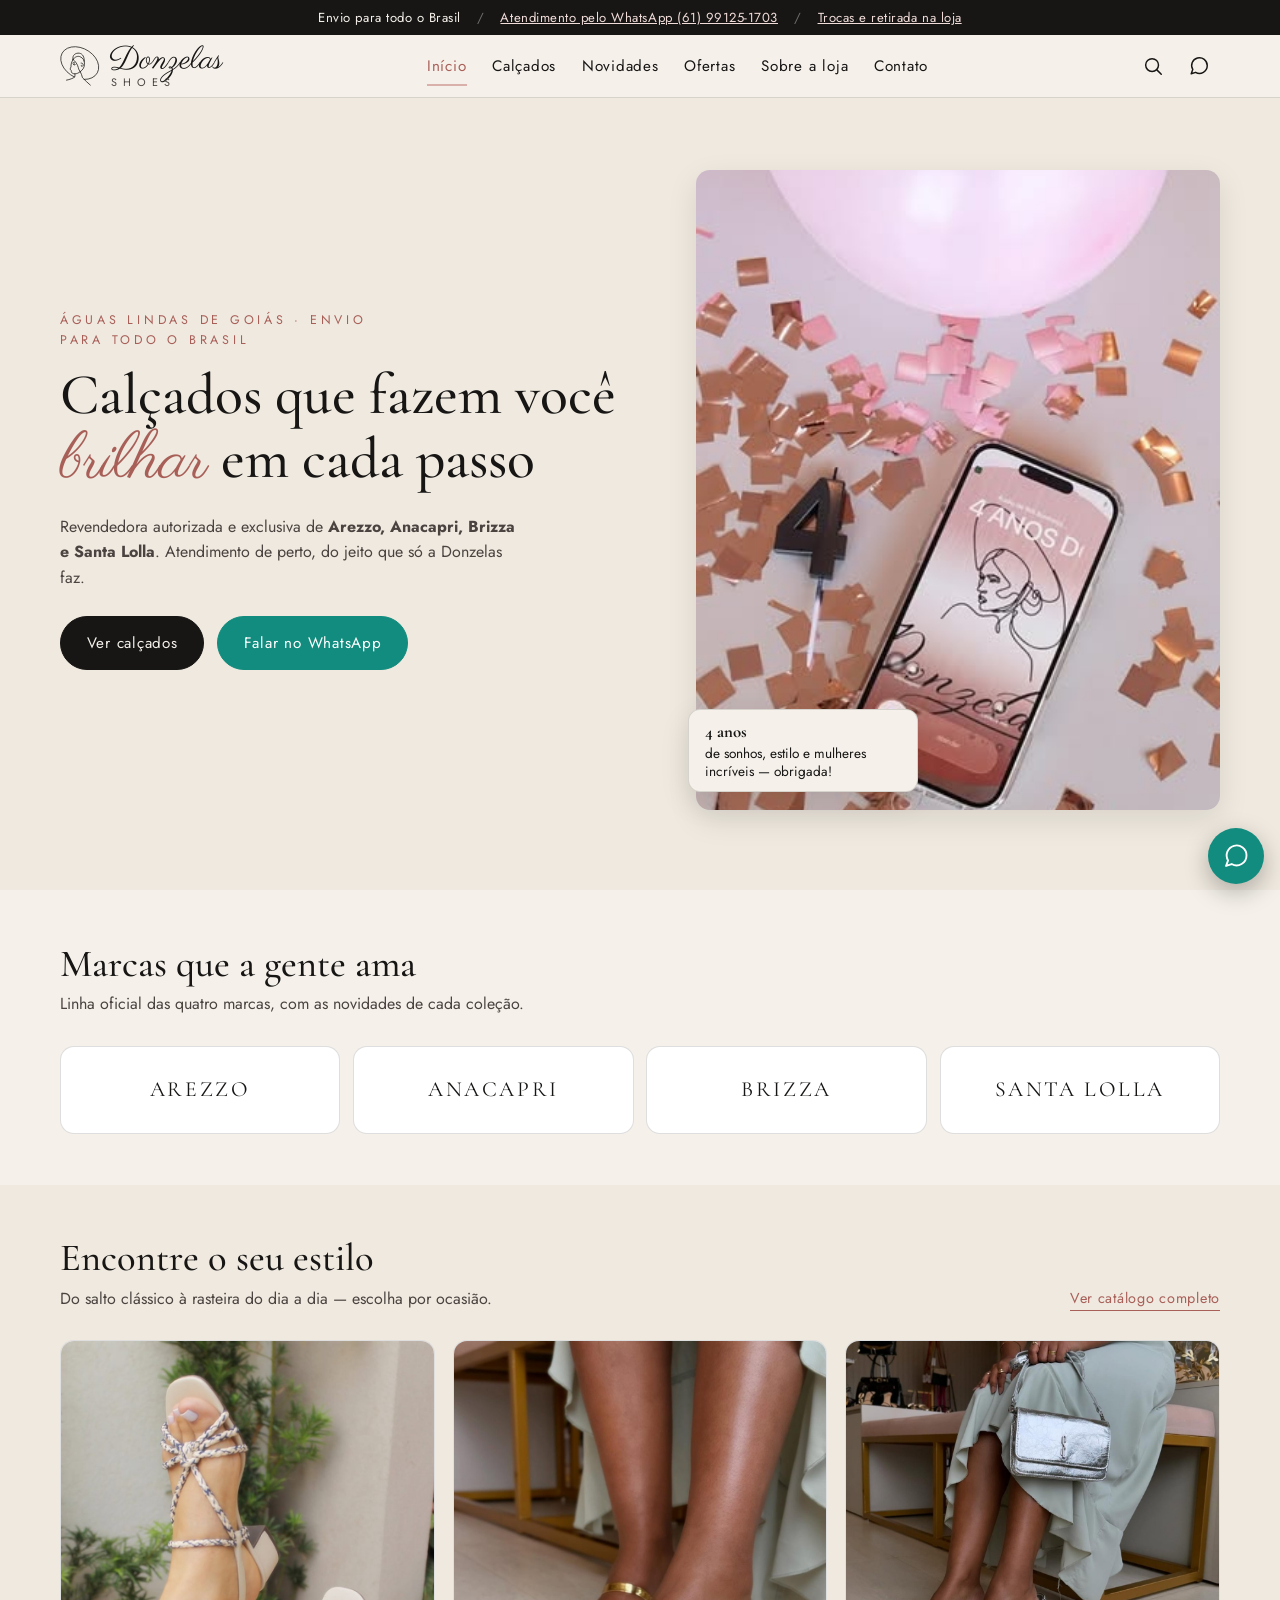
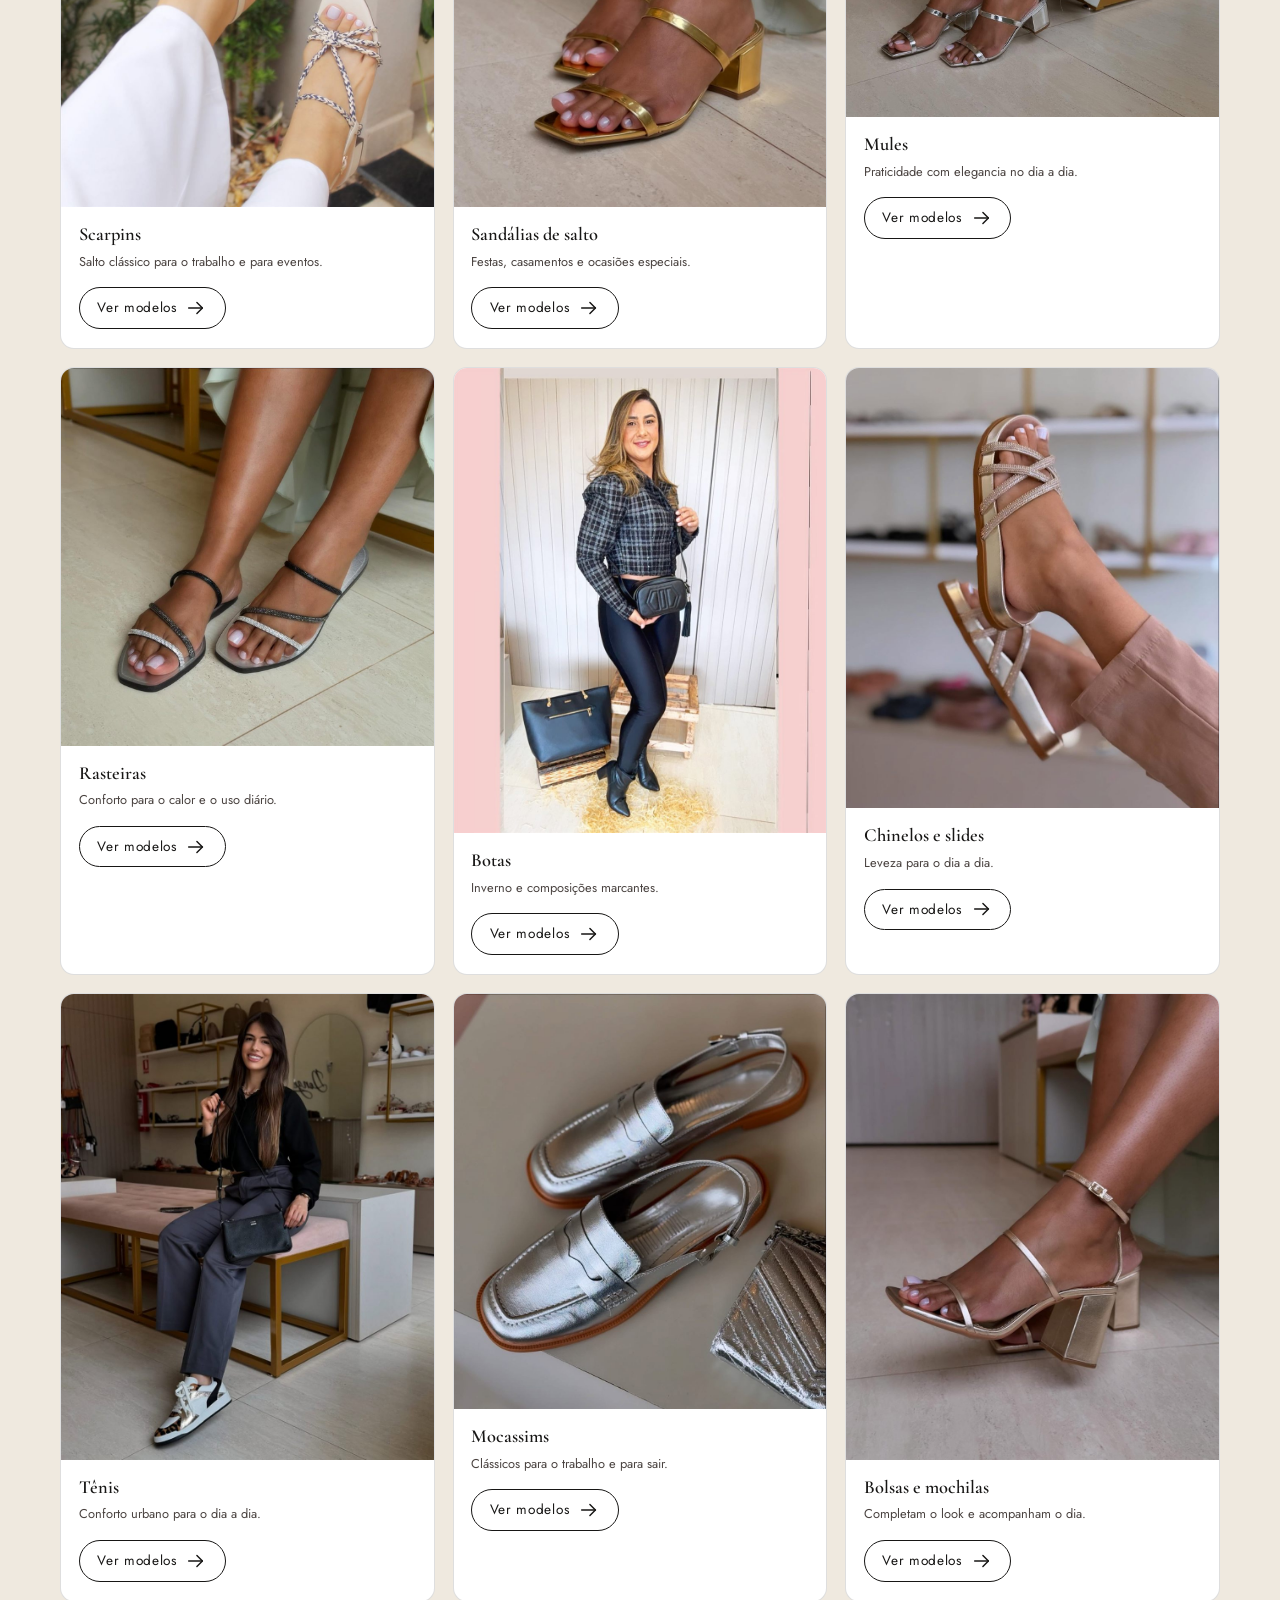
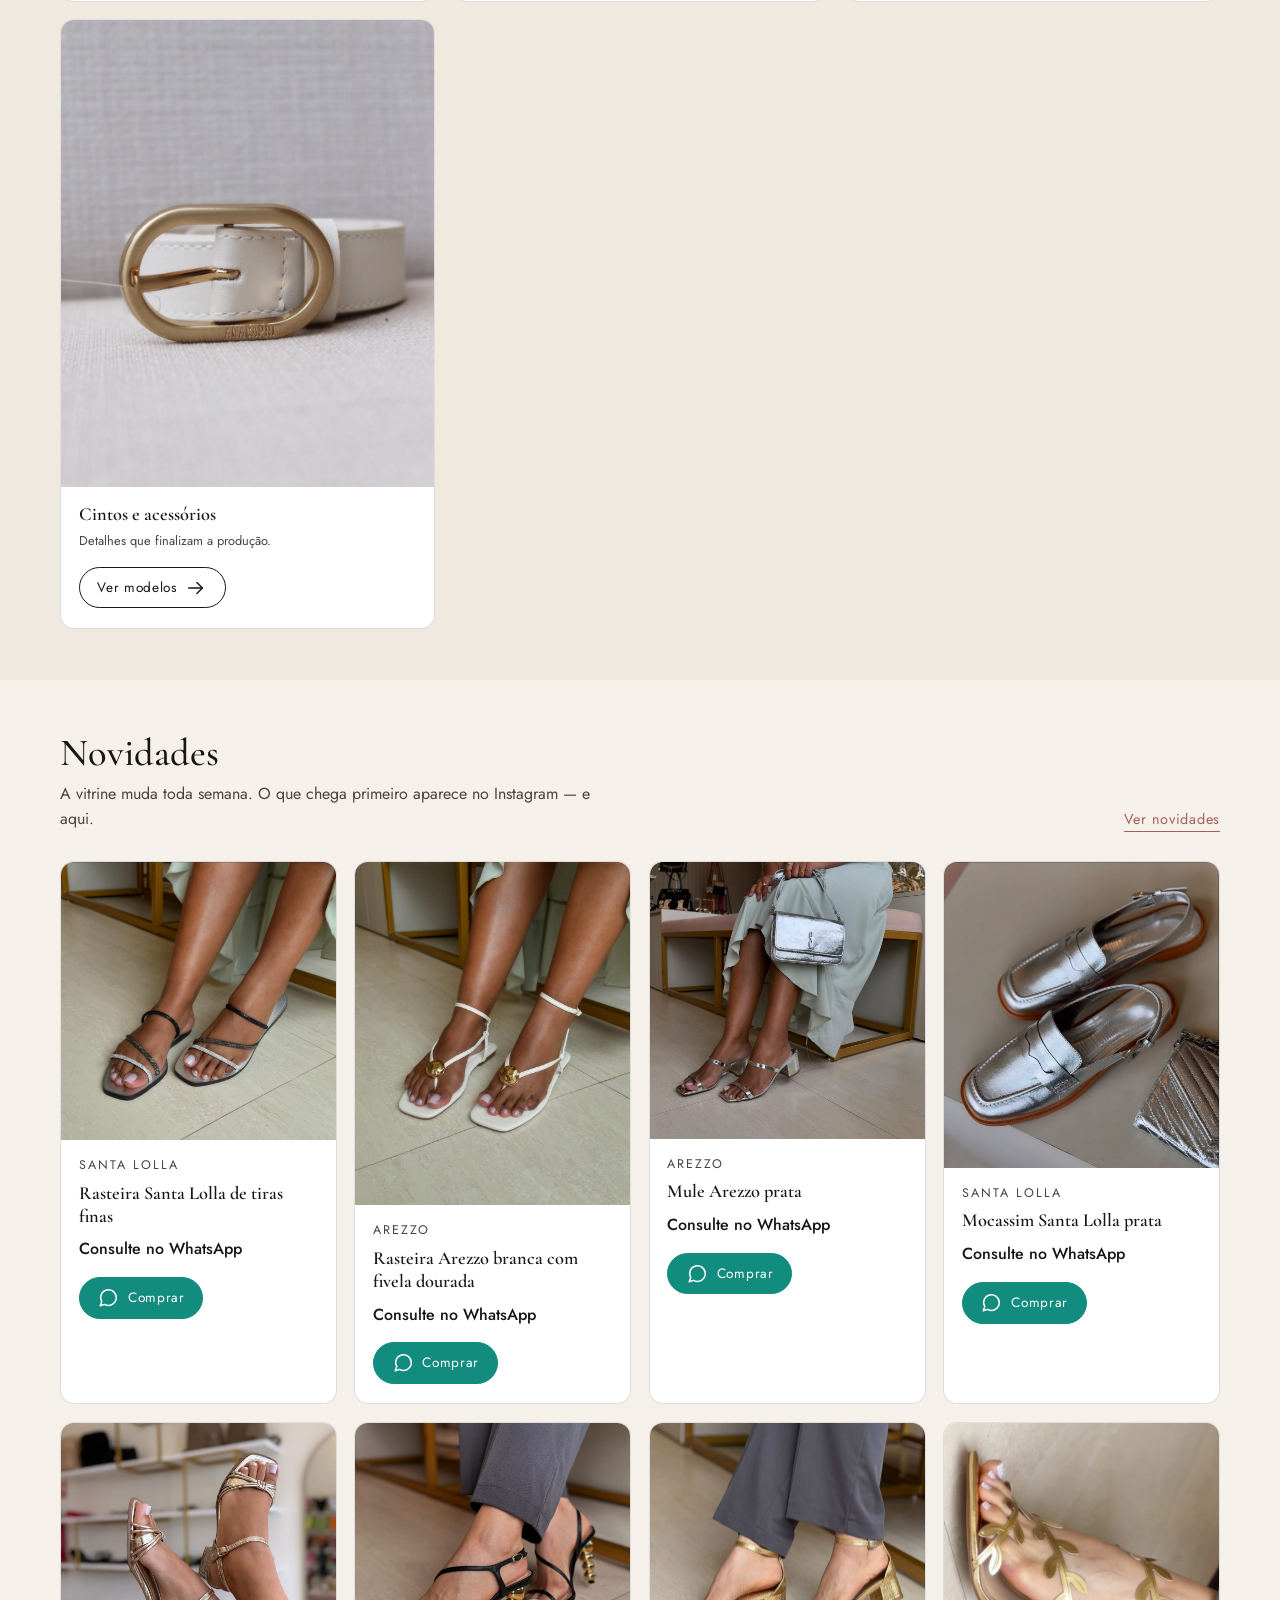
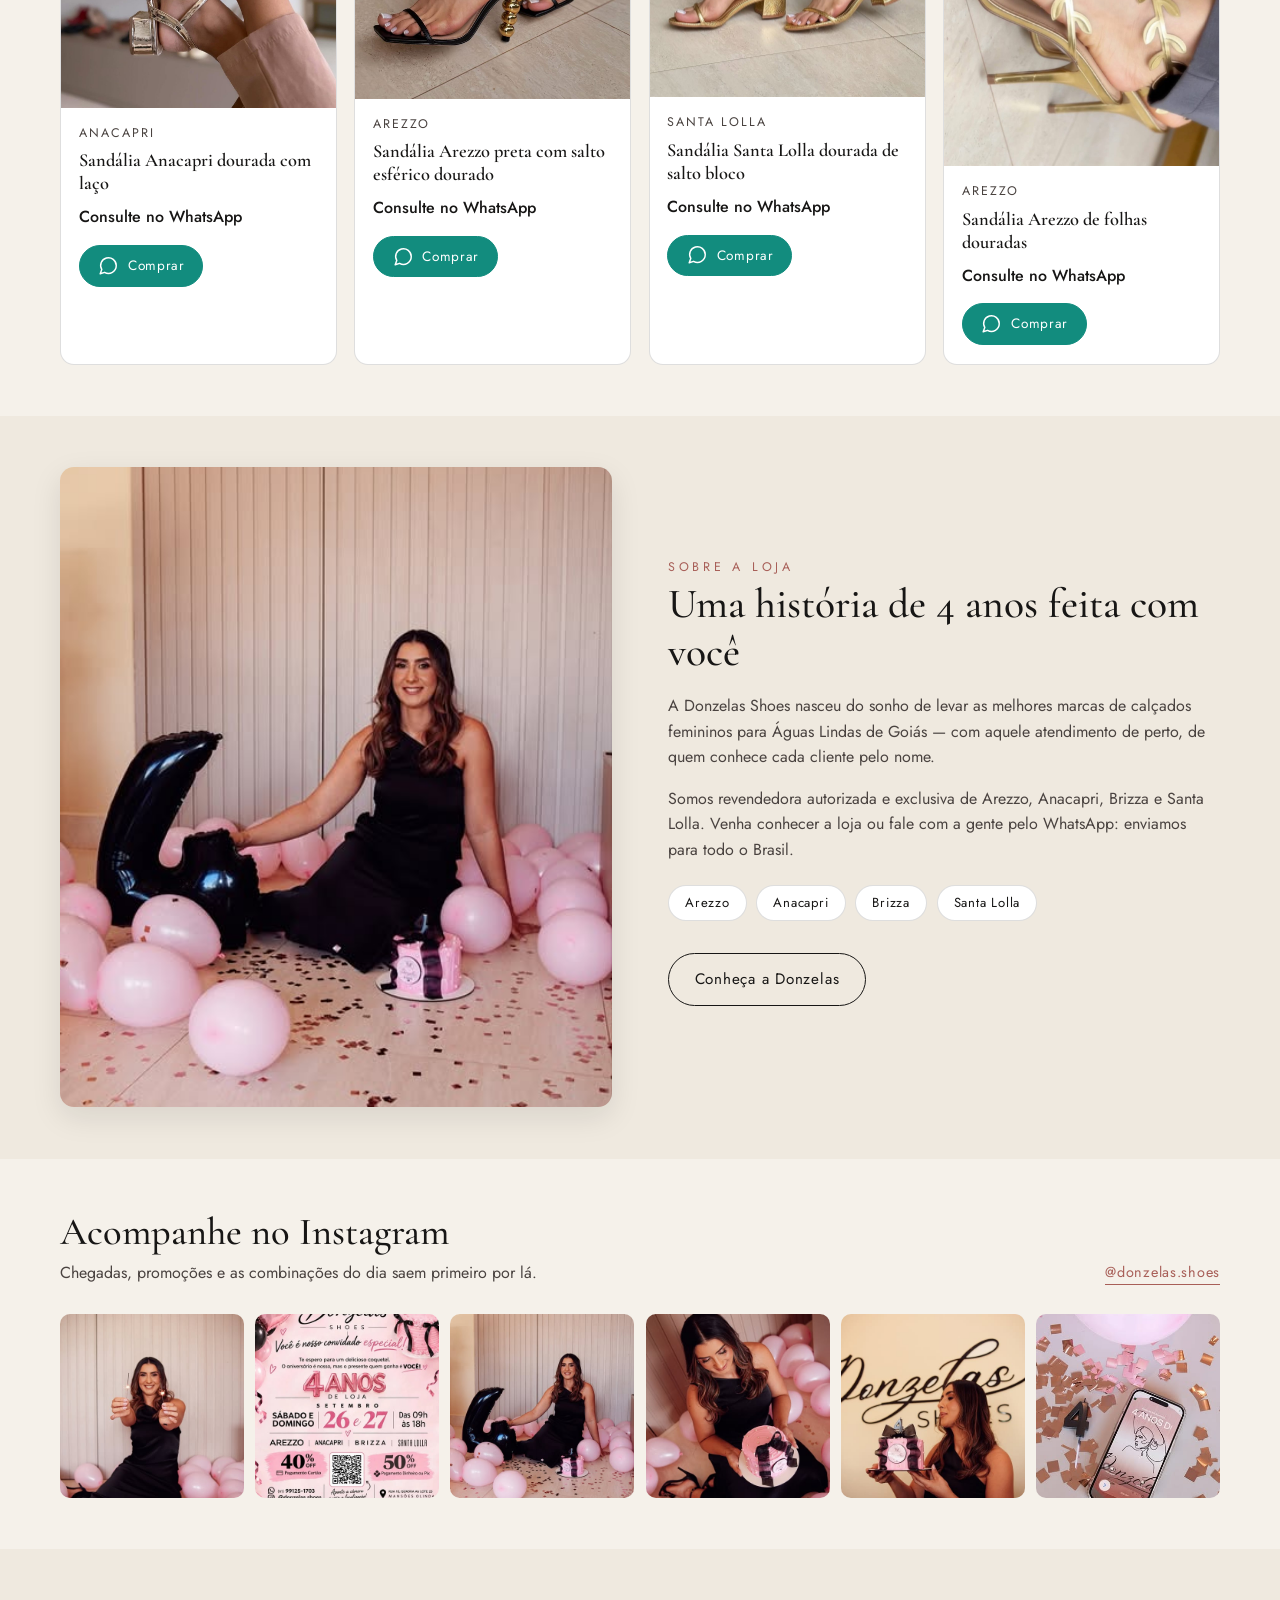
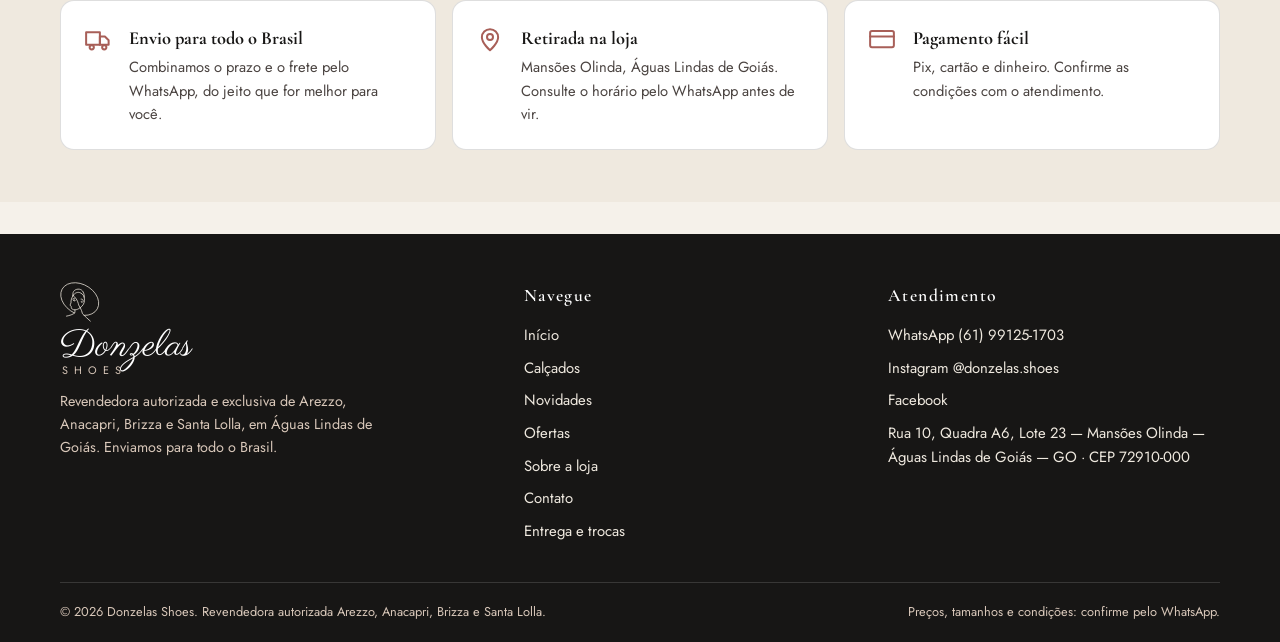
<file: index.html>
<!DOCTYPE html>
<html lang="pt-BR">
<head>
<meta charset="utf-8">
<meta name="viewport" content="width=device-width,initial-scale=1">
<title>Donzelas Shoes — calçados femininos Arezzo, Anacapri, Brizza e Santa Lolla</title>
<meta name="description" content="Donzelas Shoes: revendedora autorizada e exclusiva de Arezzo, Anacapri, Brizza e Santa Lolla em Águas Lindas de Goiás. Envio para todo o Brasil e atendimento pelo WhatsApp.">
<meta name="theme-color" content="#F5F1EA">
<meta property="og:type" content="website">
<meta property="og:title" content="Donzelas Shoes — calçados femininos em Águas Lindas de Goiás">
<meta property="og:description" content="Revendedora autorizada de Arezzo, Anacapri, Brizza e Santa Lolla. Envio para todo o Brasil.">
<meta property="og:locale" content="pt_BR">
<link rel="preconnect" href="https://fonts.googleapis.com">
<link rel="preconnect" href="https://fonts.gstatic.com" crossorigin>
<link href="https://fonts.googleapis.com/css2?family=Cormorant+Garamond:ital,wght@0,400;0,500;0,600;1,400&family=Jost:wght@300;400;500&family=Parisienne&display=swap" rel="stylesheet">
<link rel="stylesheet" href="assets/css/style.css">
<link rel="icon" href="assets/img/marca/favicon.svg">
<script type="application/ld+json">
{
  "@context": "https://schema.org",
  "@type": "ShoeStore",
  "name": "Donzelas Shoes",
  "description": "Revendedora autorizada e exclusiva de Arezzo, Anacapri, Brizza e Santa Lolla. Calçados femininos em Águas Lindas de Goiás, com envio para todo o Brasil.",
  "image": "assets/img/instagram/aniv-reel1.jpg",
  "telephone": "+55 61 99125-1703",
  "areaServed": "BR",
  "address": {
    "@type": "PostalAddress",
    "streetAddress": "Rua 10, Quadra A6, Lote 23 — Mansões Olinda",
    "addressLocality": "Águas Lindas de Goiás",
    "addressRegion": "GO",
    "postalCode": "72910-000",
    "addressCountry": "BR"
  },
  "sameAs": [
    "https://www.instagram.com/donzelas.shoes/",
    "https://www.facebook.com/profile.php?id=100093458958698"
  ]
}
</script>
</head>
<body data-page="inicio">
<a class="skip" href="#conteudo">Pular para o conteúdo</a>

<div id="topbar" class="topbar" role="region" aria-label="Avisos da loja"></div>
<header id="site-header" class="site-header"></header>
<div id="menu-mobile" class="mobile-menu" hidden></div>
<div id="busca-overlay" class="search-overlay" hidden></div>

<main id="conteudo">

  <!-- Banner principal -->
  <section class="hero">
    <div class="container hero-inner">
      <div class="hero-copy">
        <p class="eyebrow">Águas Lindas de Goiás · Envio para todo o Brasil</p>
        <h1>Calçados que fazem você <em>brilhar</em> em cada passo</h1>
        <p>Revendedora autorizada e exclusiva de <strong>Arezzo, Anacapri, Brizza e Santa Lolla</strong>.
           Atendimento de perto, do jeito que só a Donzelas faz.</p>
        <div class="hero-cta">
          <a class="btn" href="calcados.html">Ver calçados</a>
          <a class="btn btn--wa" id="hero-wa" href="#" target="_blank" rel="noopener">Falar no WhatsApp</a>
        </div>
      </div>
      <div class="hero-media">
        <img src="assets/img/instagram/aniv-reel1.jpg" alt="Logotipo da Donzelas Shoes em um convite de aniversário, entre balões e confetes rosas" width="640" height="640">
        <div class="hero-badge">
          <strong>4 anos</strong><br>
          de sonhos, estilo e mulheres incríveis — obrigada!
        </div>
      </div>
    </div>
  </section>

  <!-- Marcas -->
  <section class="section" aria-labelledby="t-marcas">
    <div class="container">
      <div class="section-head">
        <div>
          <h2 id="t-marcas">Marcas que a gente ama</h2>
          <p>Linha oficial das quatro marcas, com as novidades de cada coleção.</p>
        </div>
      </div>
      <div class="marcas" id="marcas"></div>
    </div>
  </section>

  <!-- Tipos de calçados -->
  <section class="section section--tint" aria-labelledby="t-tipos">
    <div class="container">
      <div class="section-head">
        <div>
          <h2 id="t-tipos">Encontre o seu estilo</h2>
          <p>Do salto clássico à rasteira do dia a dia — escolha por ocasião.</p>
        </div>
        <a class="section-link" href="calcados.html">Ver catálogo completo</a>
      </div>
      <div class="grid grid--3" id="tipos"></div>
    </div>
  </section>

  <!-- Novidades -->
  <section class="section" aria-labelledby="t-novidades">
    <div class="container">
      <div class="section-head">
        <div>
          <h2 id="t-novidades">Novidades</h2>
          <p>A vitrine muda toda semana. O que chega primeiro aparece no Instagram — e aqui.</p>
        </div>
        <a class="section-link" href="calcados.html?ord=novidades">Ver novidades</a>
      </div>
      <div class="grid grid--4" id="vitrine"></div>
    </div>
  </section>

  <!-- Institucional -->
  <section class="section section--tint" aria-labelledby="t-sobre">
    <div class="container institucional">
      <img src="assets/img/instagram/aniv4-post3.jpg" alt="Comemoração de 4 anos da Donzelas Shoes, com balão do número 4 e balões rosas" loading="lazy" width="640" height="640">
      <div>
        <span class="eyebrow">Sobre a loja</span>
        <h2 id="t-sobre">Uma história de 4 anos feita com você</h2>
        <p>A Donzelas Shoes nasceu do sonho de levar as melhores marcas de calçados femininos para
           Águas Lindas de Goiás — com aquele atendimento de perto, de quem conhece cada cliente pelo nome.</p>
        <p>Somos revendedora autorizada e exclusiva de Arezzo, Anacapri, Brizza e Santa Lolla.
           Venha conhecer a loja ou fale com a gente pelo WhatsApp: enviamos para todo o Brasil.</p>
        <div class="selo-row">
          <span class="selo">Arezzo</span><span class="selo">Anacapri</span>
          <span class="selo">Brizza</span><span class="selo">Santa Lolla</span>
        </div>
        <p class="mt-2"><a class="btn btn--ghost" href="sobre.html">Conheça a Donzelas</a></p>
      </div>
    </div>
  </section>

  <!-- Instagram -->
  <section class="section" aria-labelledby="t-ig">
    <div class="container">
      <div class="section-head">
        <div>
          <h2 id="t-ig">Acompanhe no Instagram</h2>
          <p>Chegadas, promoções e as combinações do dia saem primeiro por lá.</p>
        </div>
        <a class="section-link" href="https://www.instagram.com/donzelas.shoes/" target="_blank" rel="noopener">@donzelas.shoes</a>
      </div>
      <div class="ig-grid" id="instafeed"></div>
    </div>
  </section>

  <!-- Confiança -->
  <section class="section section--tint" aria-labelledby="t-confianca">
    <div class="container">
      <h2 id="t-confianca" class="sr-only">Informações de compra</h2>
      <div class="confianza">
        <div class="confianza-item">
          <svg class="ic" viewBox="0 0 24 24" aria-hidden="true"><path d="M2.5 6.5h11v10h-11z"/><path d="M13.5 10h4l3 3v3.5h-7z"/><circle cx="7" cy="18.6" r="1.7"/><circle cx="17" cy="18.6" r="1.7"/></svg>
          <div><h3>Envio para todo o Brasil</h3><p>Combinamos o prazo e o frete pelo WhatsApp, do jeito que for melhor para você.</p></div>
        </div>
        <div class="confianza-item">
          <svg class="ic" viewBox="0 0 24 24" aria-hidden="true"><path d="M12 21s6.5-5.6 6.5-10.4A6.5 6.5 0 0 0 5.5 10.6C5.5 15.4 12 21 12 21z"/><circle cx="12" cy="10.4" r="2.4"/></svg>
          <div><h3>Retirada na loja</h3><p>Mansões Olinda, Águas Lindas de Goiás. <span id="horario-loja"></span>.</p></div>
        </div>
        <div class="confianza-item">
          <svg class="ic" viewBox="0 0 24 24" aria-hidden="true"><rect x="2.5" y="5.5" width="19" height="13" rx="1.5"/><line x1="2.5" y1="10" x2="21.5" y2="10"/></svg>
          <div><h3>Pagamento fácil</h3><p>Pix, cartão e dinheiro. Confirme as condições com o atendimento.</p></div>
        </div>
      </div>
    </div>
  </section>

</main>

<footer id="site-footer" class="site-footer"></footer>
<a id="wa-float" class="wa-float" href="#" target="_blank" rel="noopener">
  <svg class="ic" viewBox="0 0 24 24" aria-hidden="true"><path d="M21 11.5a8.5 8.5 0 0 1-12.7 7.4L3.5 20.5l1.7-4.7A8.5 8.5 0 1 1 21 11.5z"/></svg>
</a>

<noscript><p class="container" style="padding:1rem 0">Ative o JavaScript para ver o catálogo. Fale conosco pelo WhatsApp (61) 99125-1703.</p></noscript>
<script src="assets/js/data.js"></script>
<script src="assets/js/app.js"></script>
<script>
  document.getElementById("hero-wa").href =
    "https://wa.me/" + LOJA.whatsapp +
    "?text=" + encodeURIComponent("Olá! Vim pelo site da Donzelas Shoes 🙂 Queria ver os modelos disponíveis.");
</script>
</body>
</html>
</file>
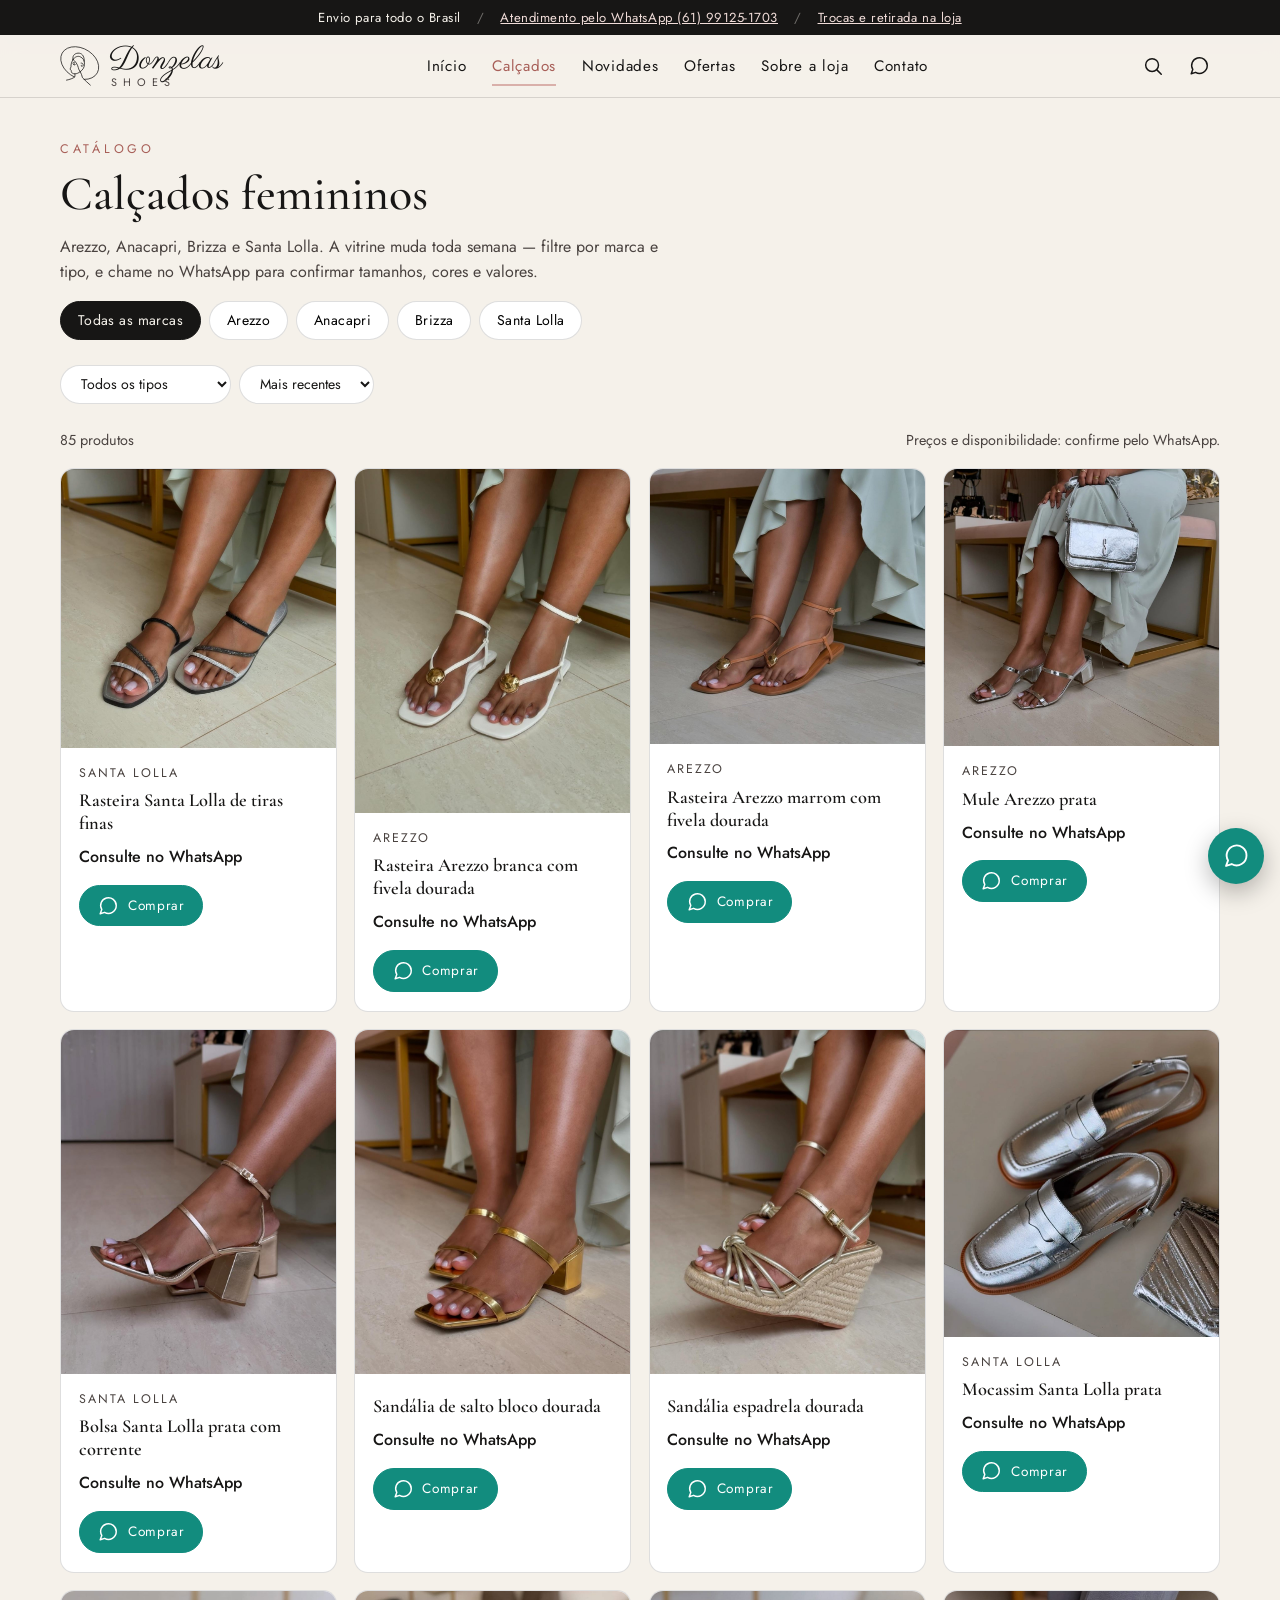
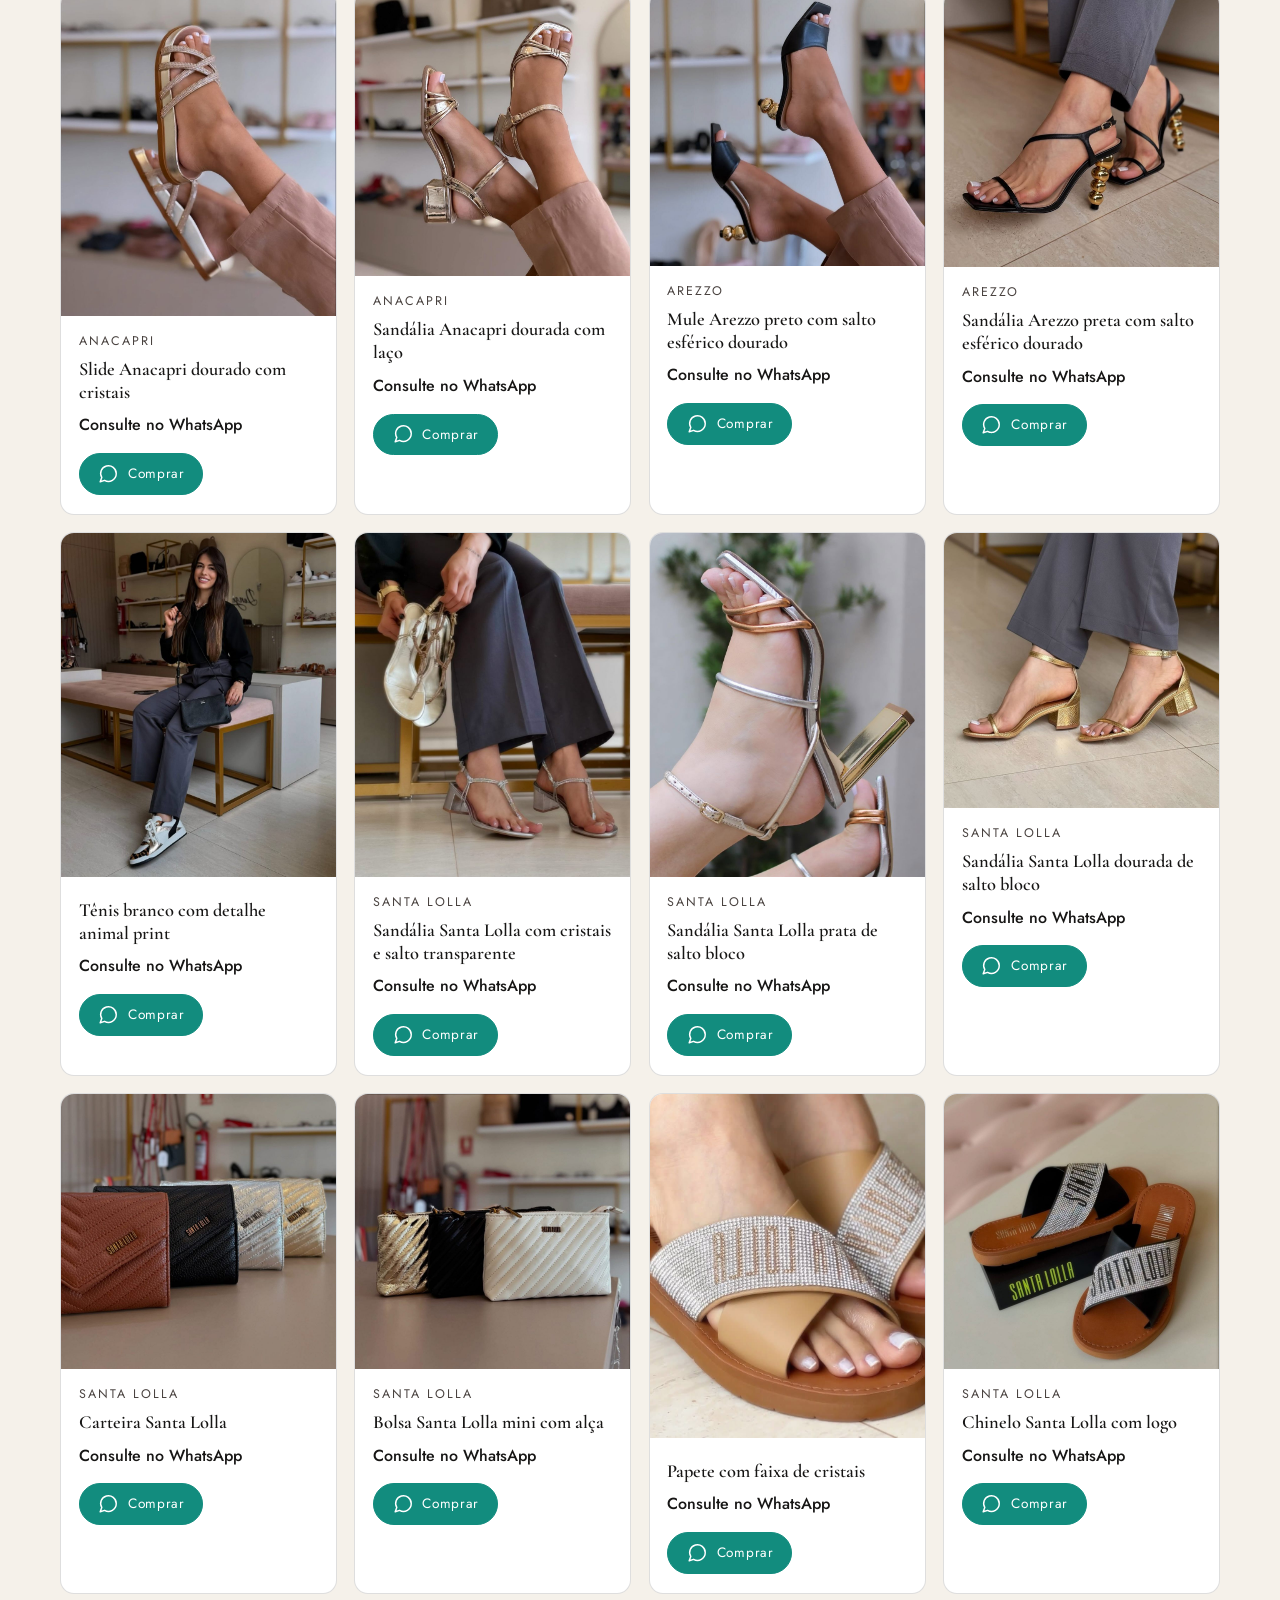
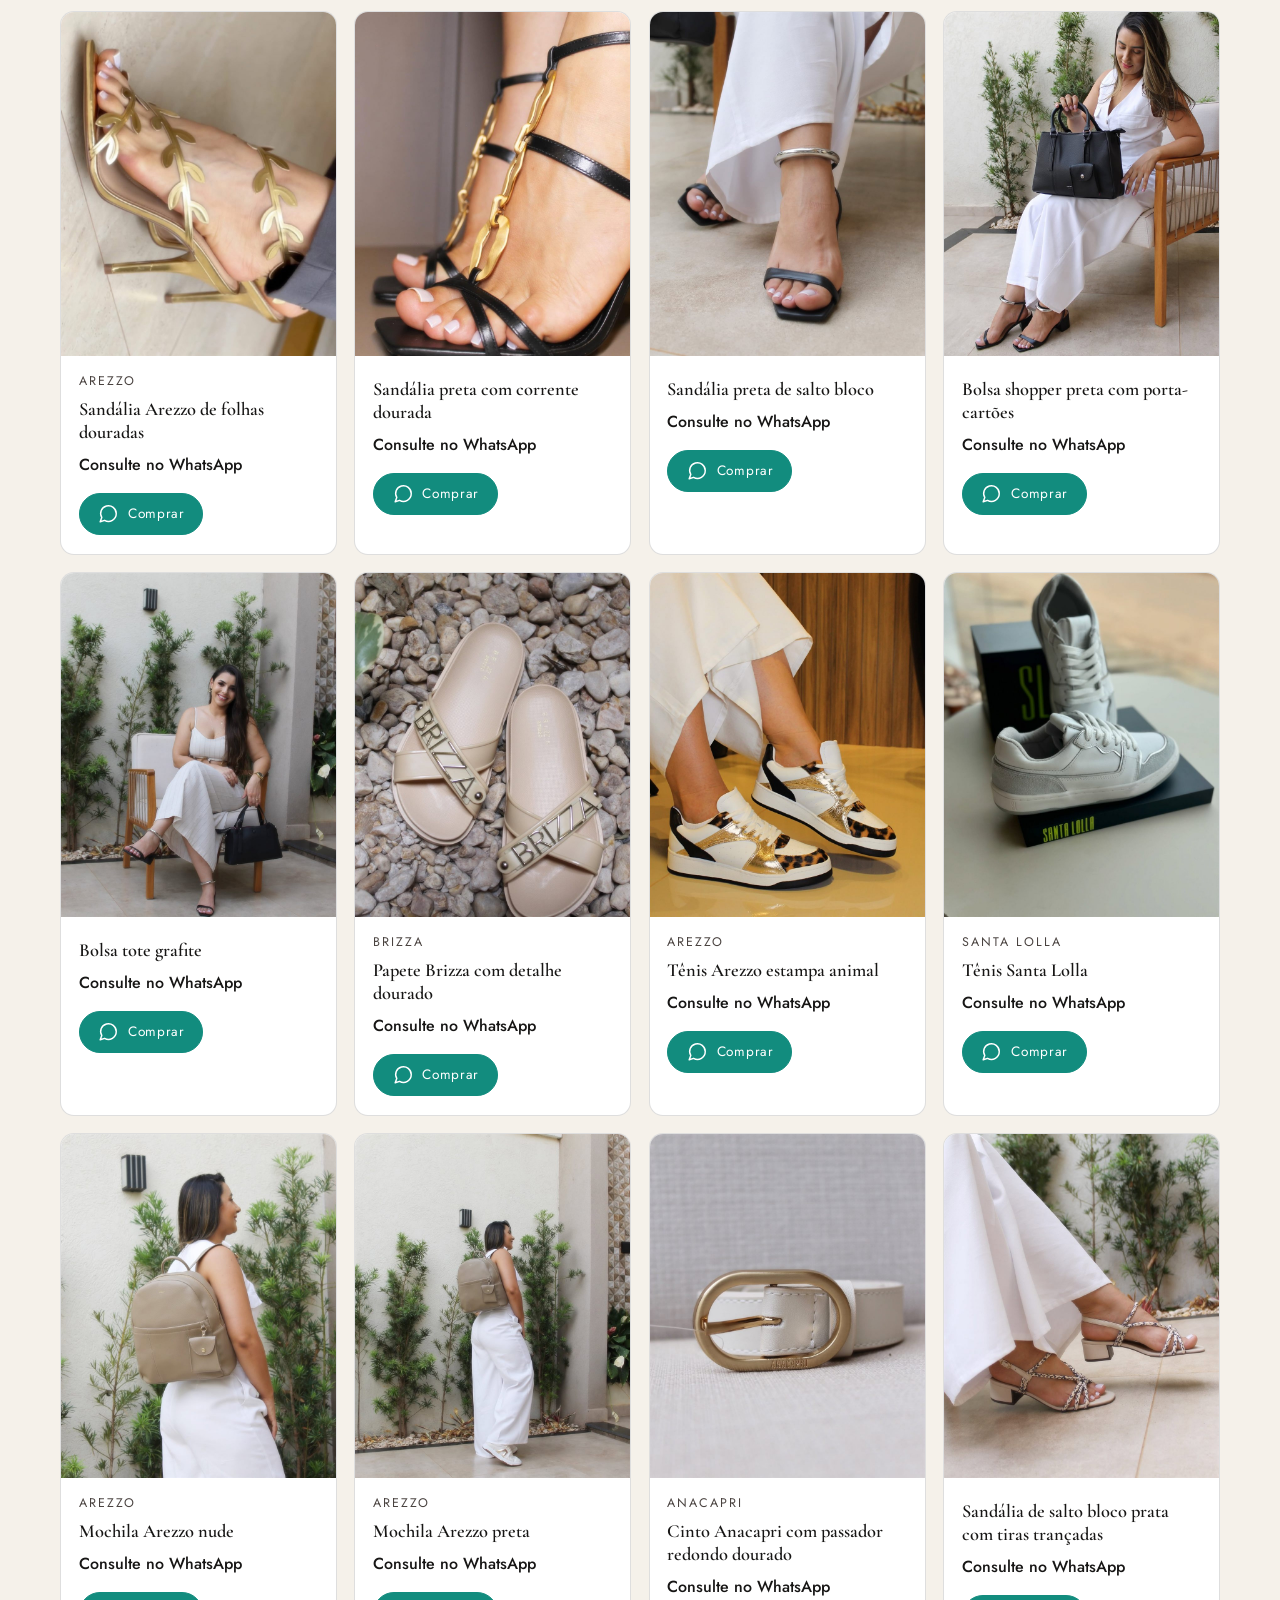
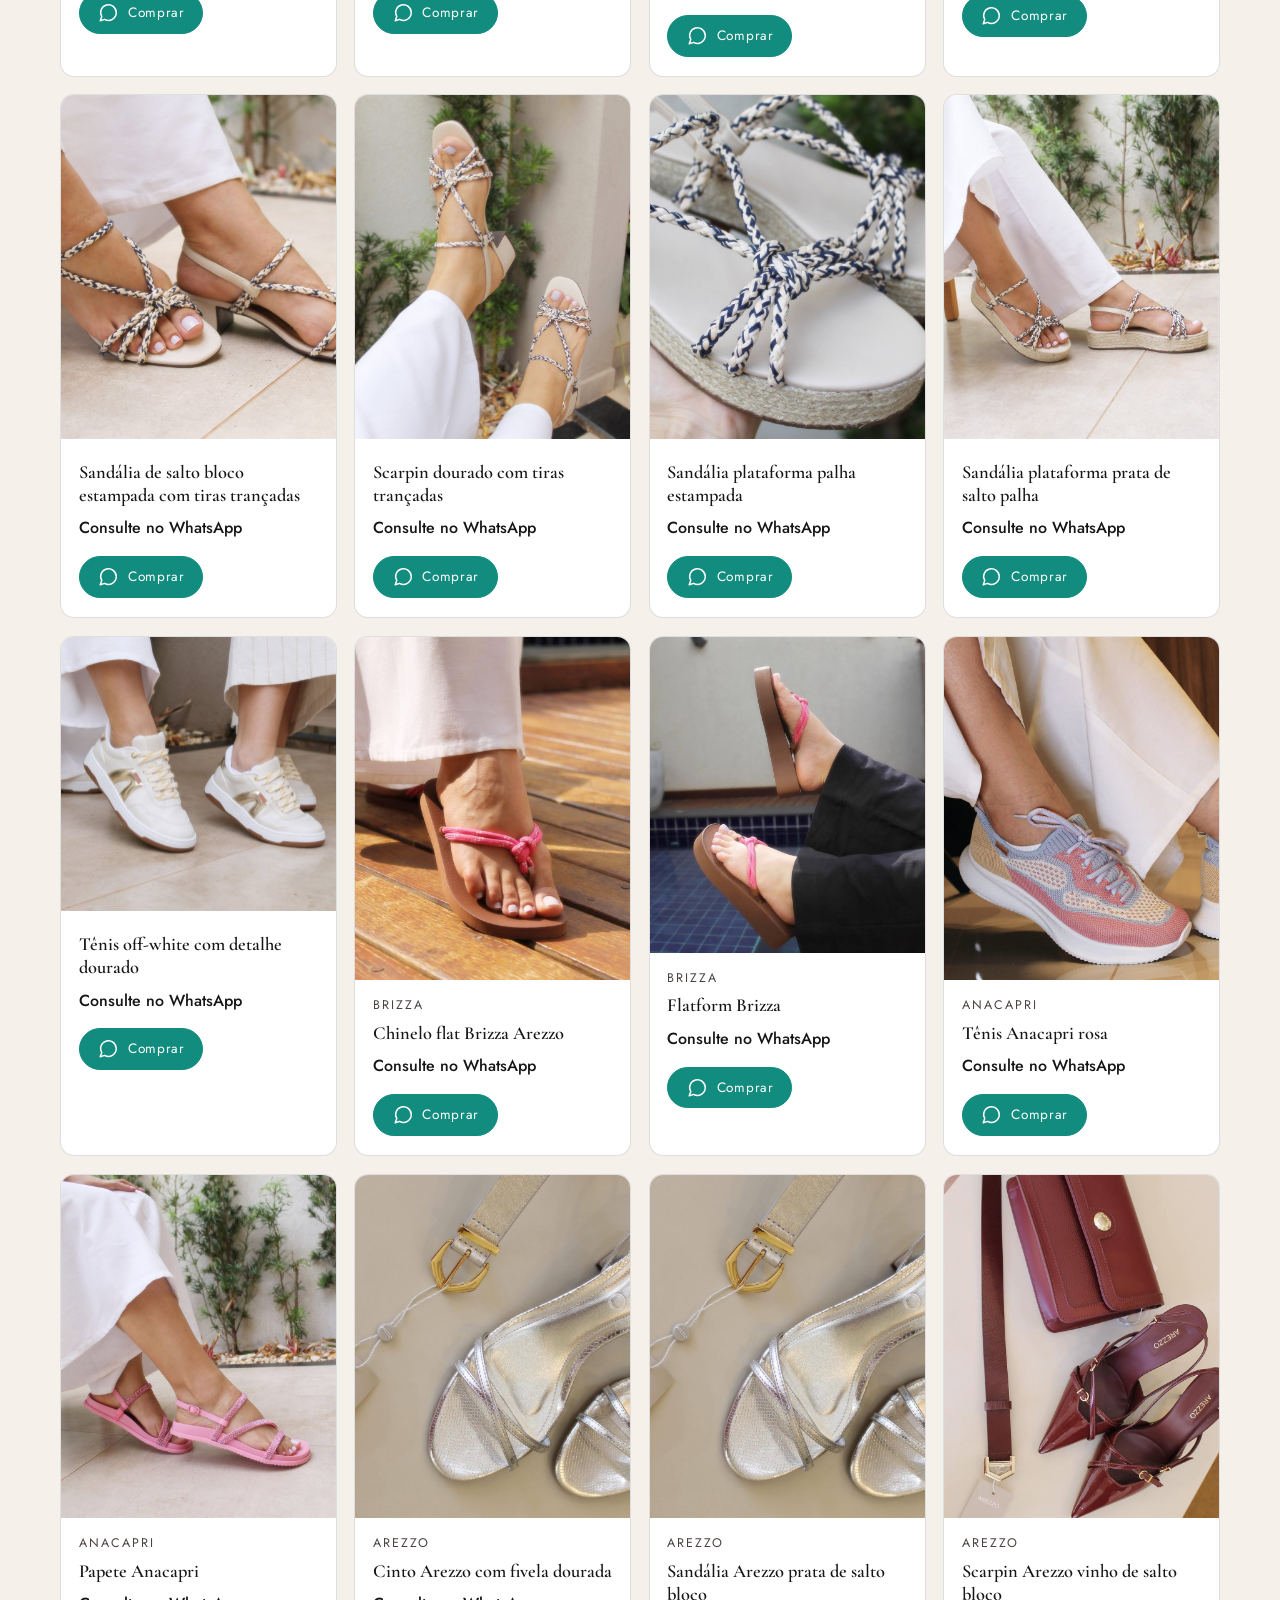
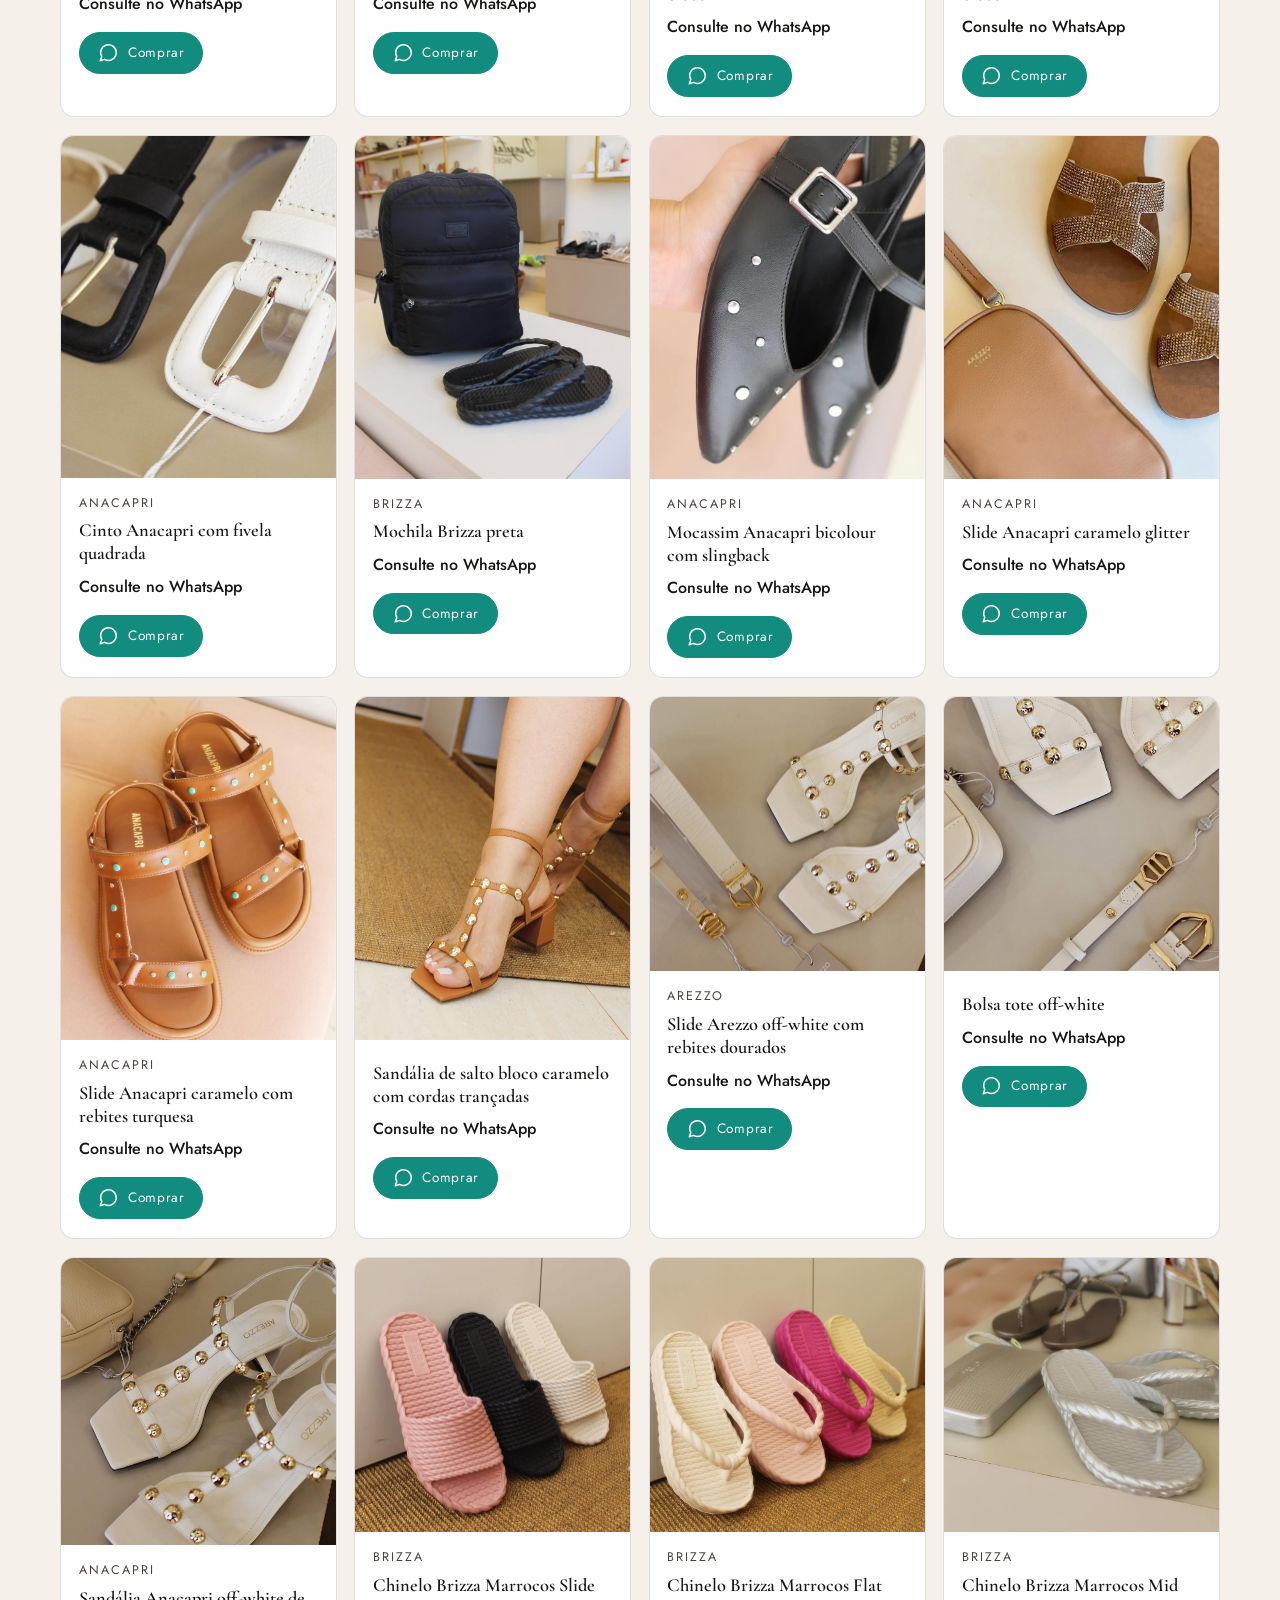
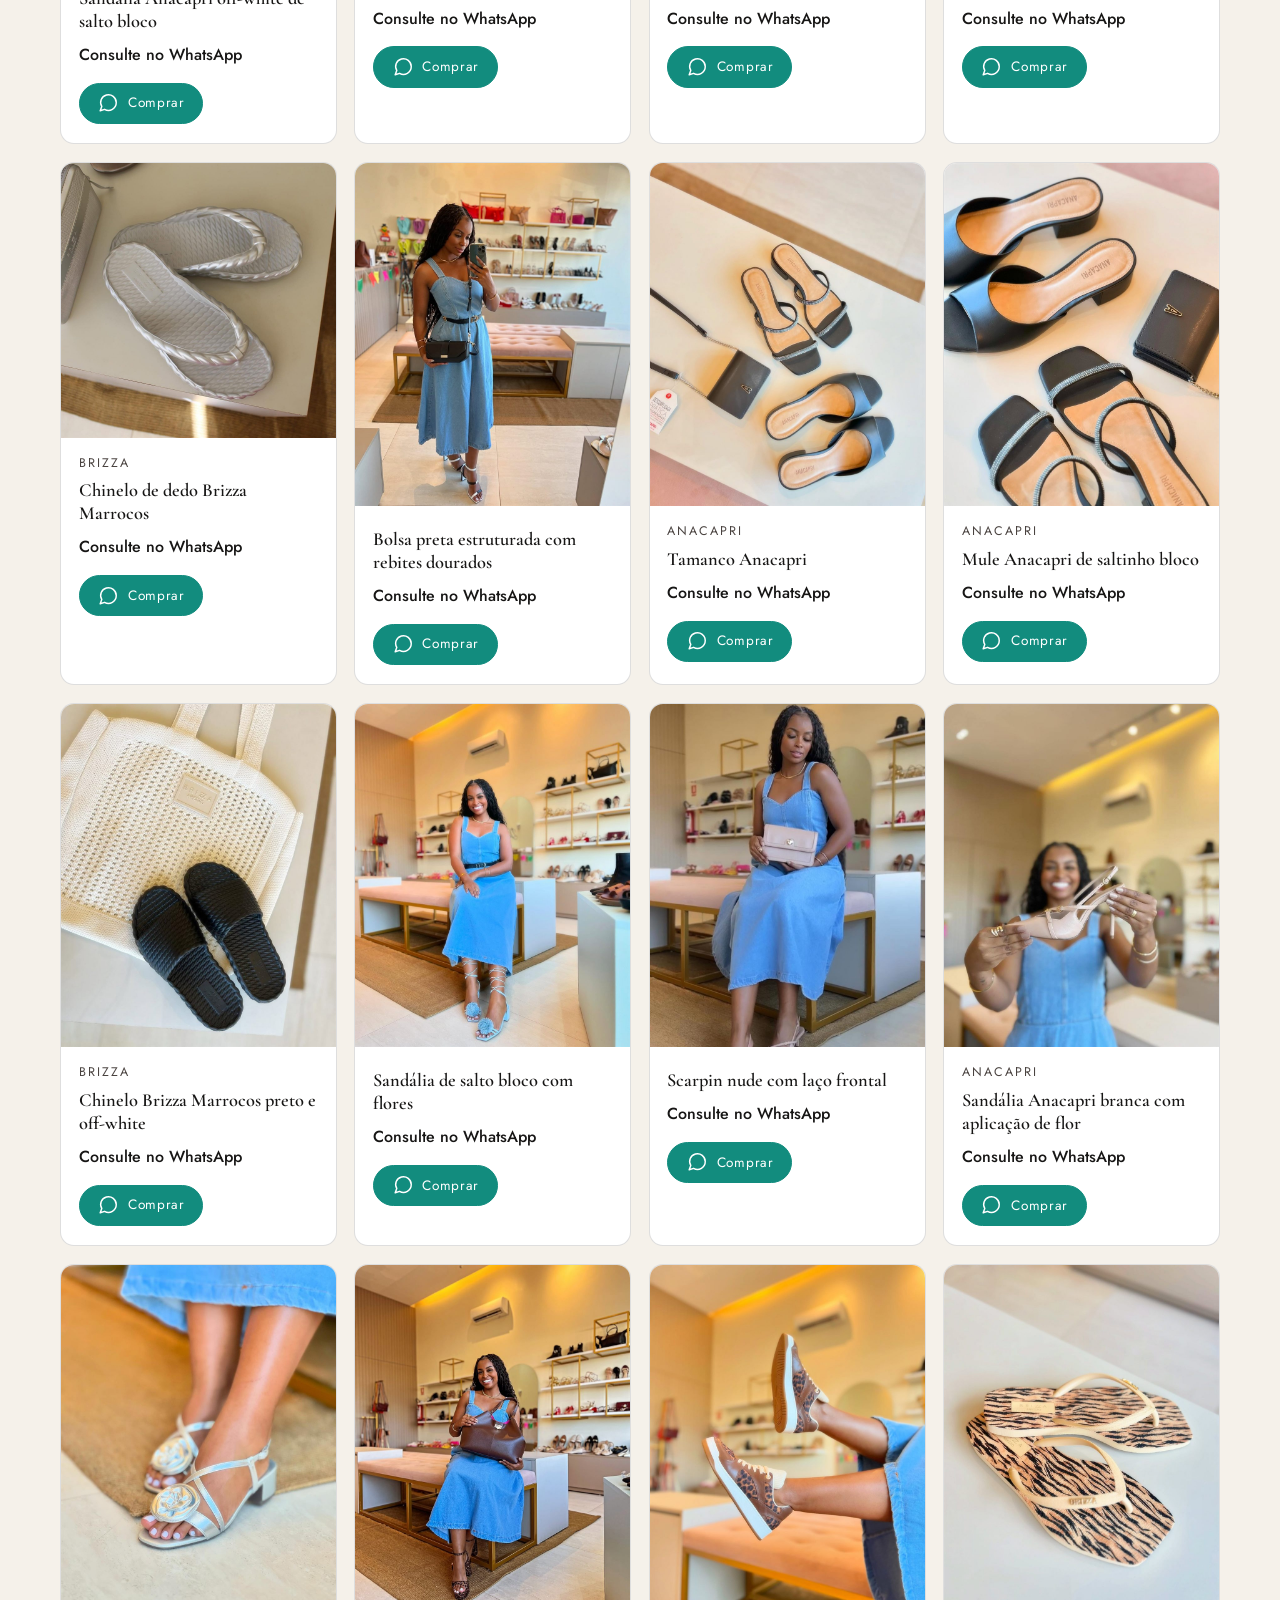
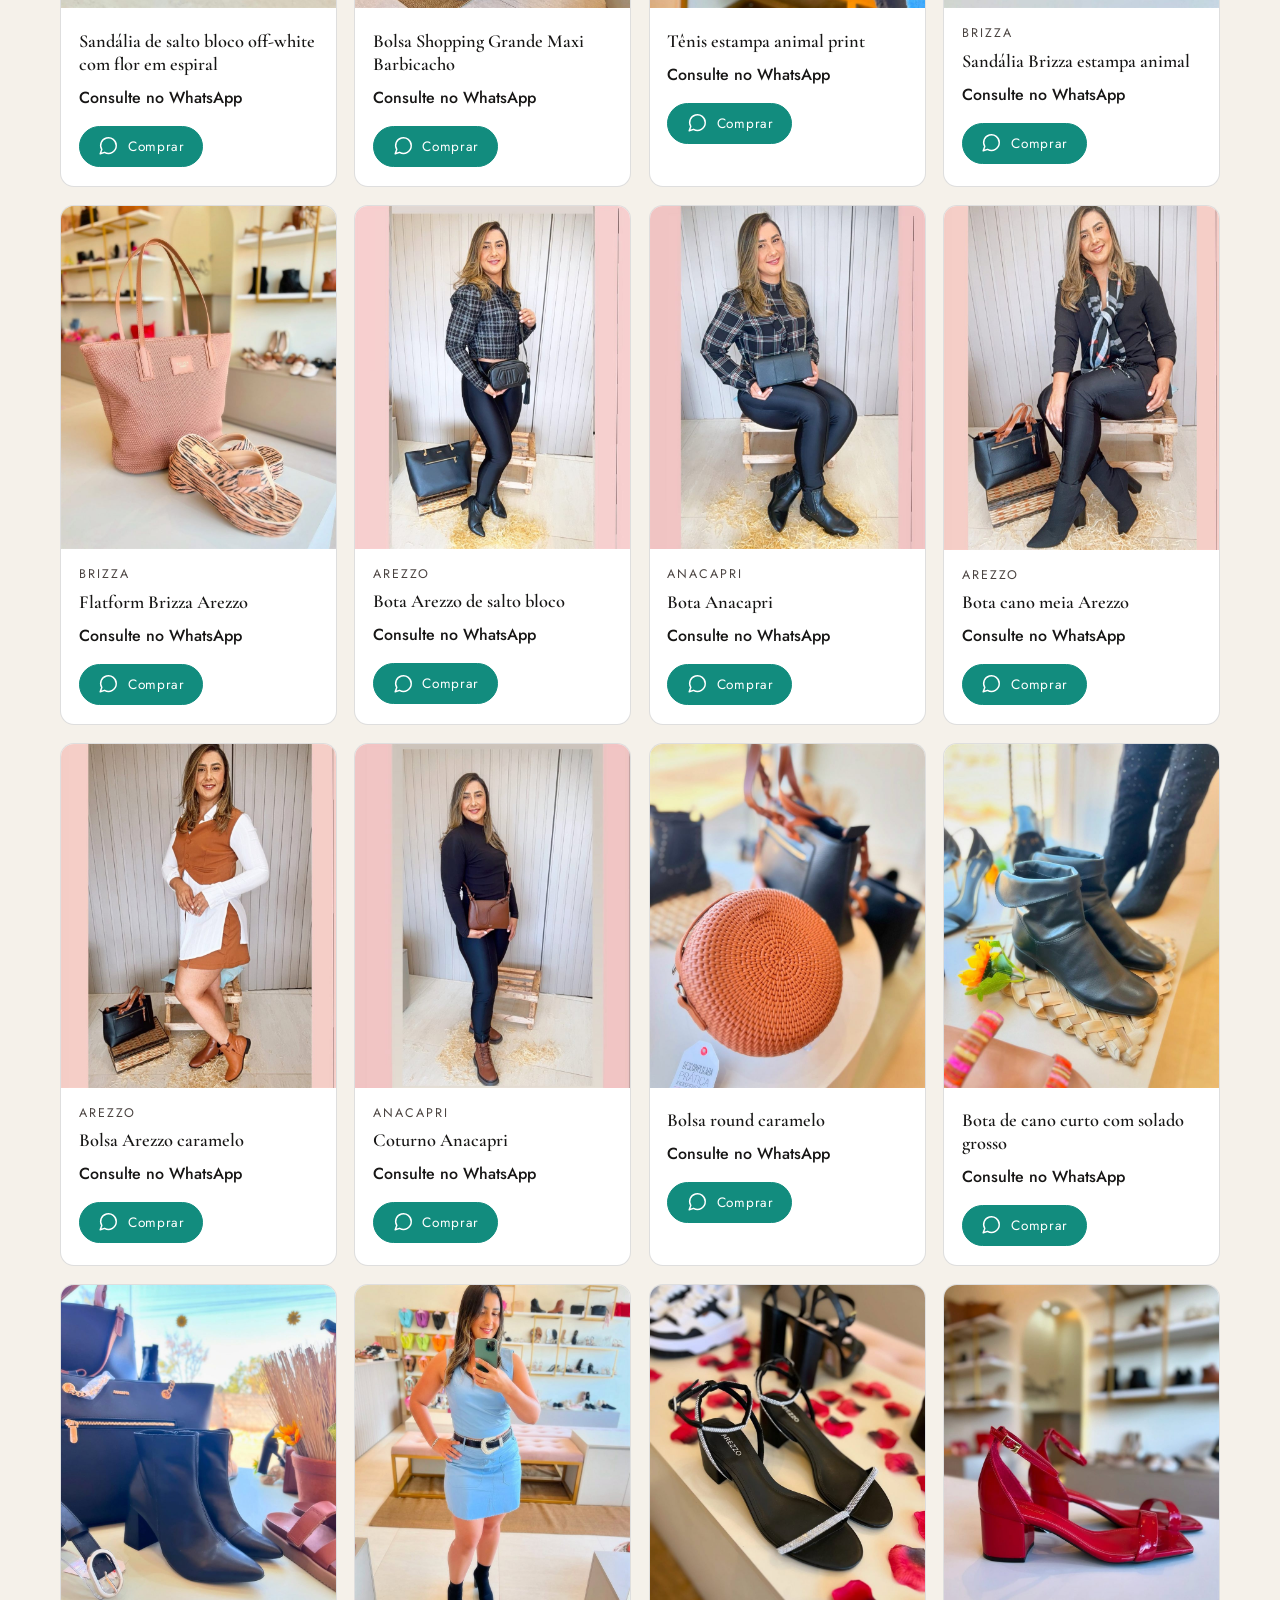
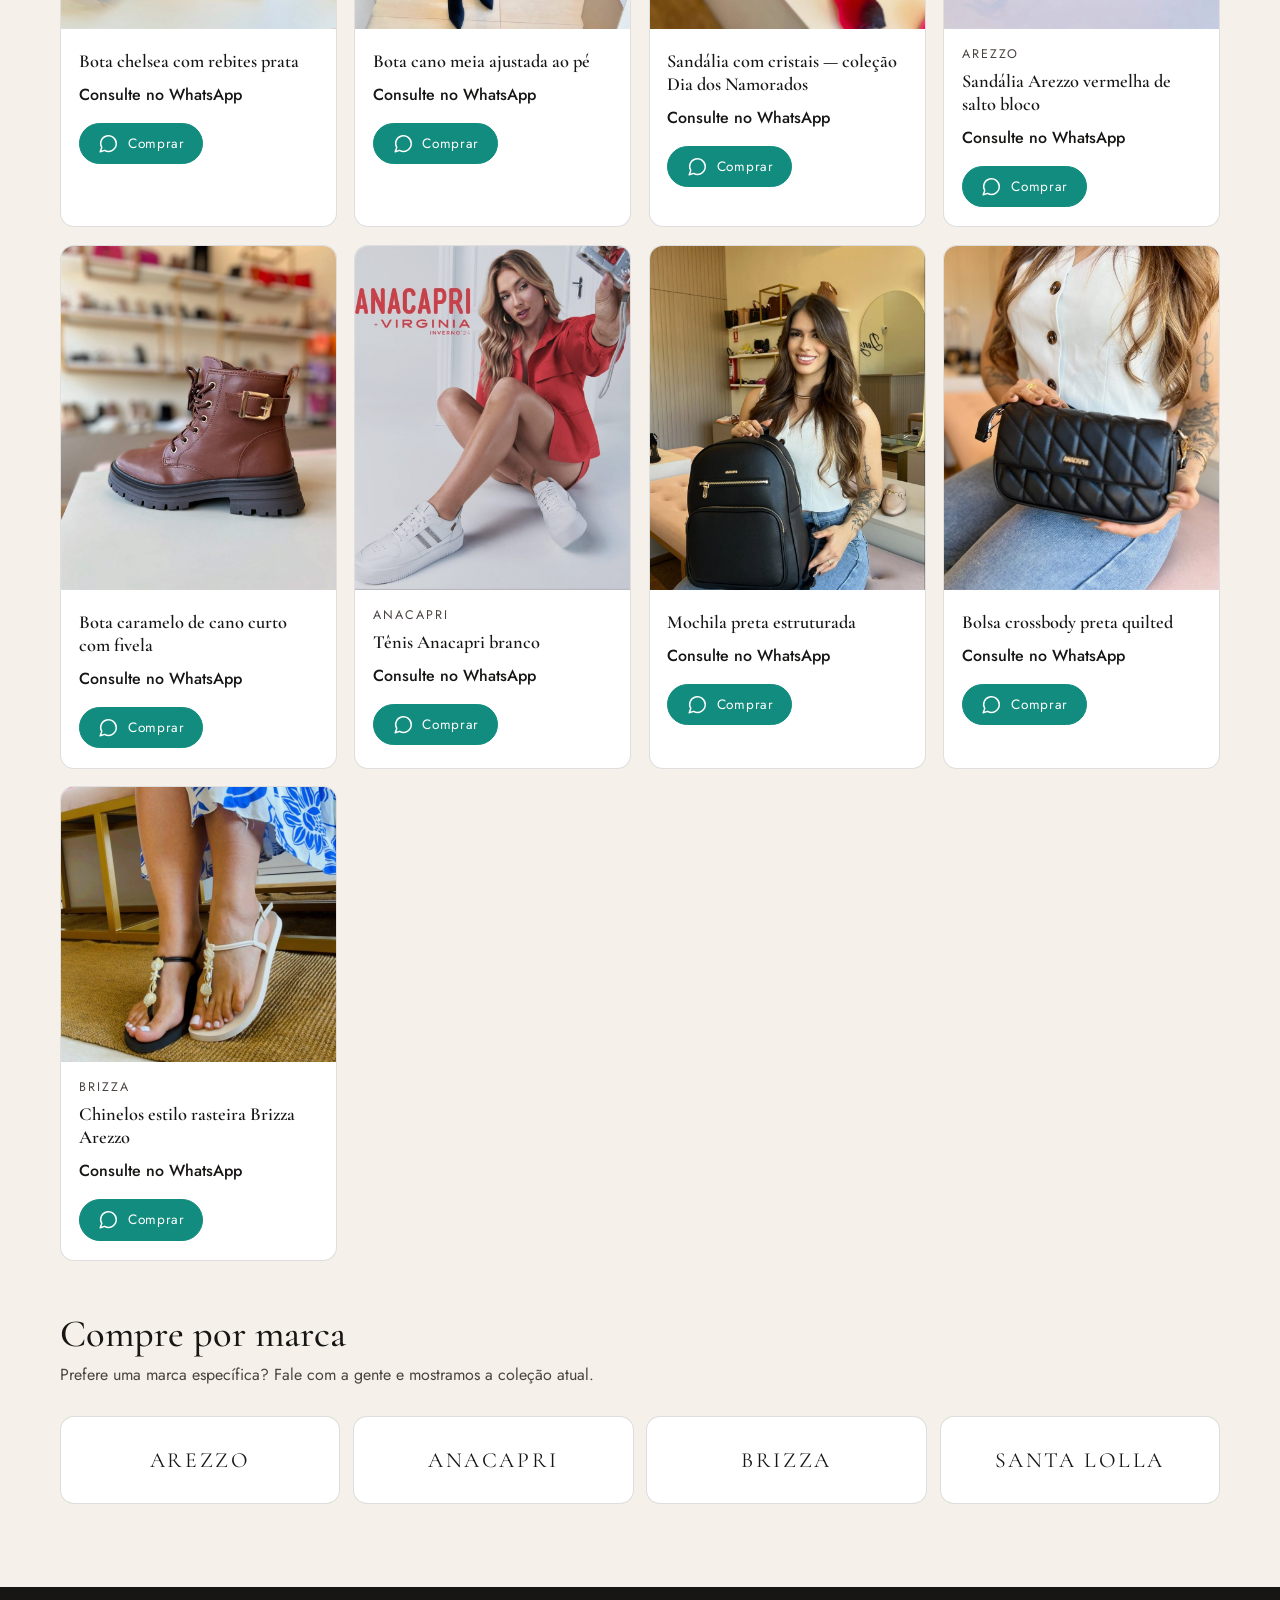
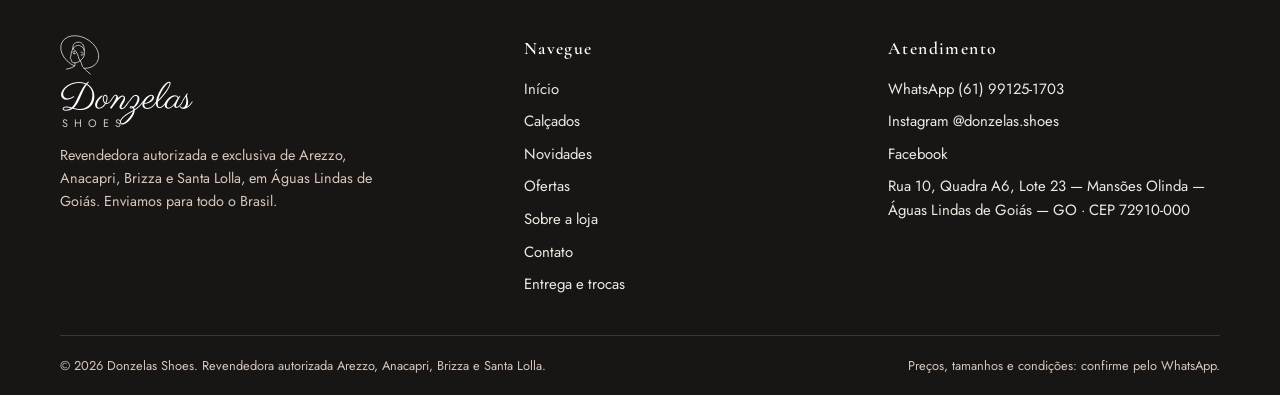
<file: calcados.html>
<!DOCTYPE html>
<html lang="pt-BR">
<head>
<meta charset="utf-8">
<meta name="viewport" content="width=device-width,initial-scale=1">
<title>Calçados — Donzelas Shoes</title>
<meta name="description" content="Catálogo de calçados femininos da Donzelas Shoes: scarpins, sandálias, mules, botas e rasteiras das marcas Arezzo, Anacapri, Brizza e Santa Lolla.">
<meta name="theme-color" content="#F5F1EA">
<link rel="preconnect" href="https://fonts.googleapis.com">
<link rel="preconnect" href="https://fonts.gstatic.com" crossorigin>
<link href="https://fonts.googleapis.com/css2?family=Cormorant+Garamond:ital,wght@0,400;0,500;0,600;1,400&family=Jost:wght@300;400;500&family=Parisienne&display=swap" rel="stylesheet">
<link rel="stylesheet" href="assets/css/style.css">
<link rel="icon" href="assets/img/marca/favicon.svg">
</head>
<body data-page="calcados">
<a class="skip" href="#conteudo">Pular para o conteúdo</a>

<div id="topbar" class="topbar" role="region" aria-label="Avisos da loja"></div>
<header id="site-header" class="site-header"></header>
<div id="menu-mobile" class="mobile-menu" hidden></div>
<div id="busca-overlay" class="search-overlay" hidden></div>

<main id="conteudo">
  <div class="container">
    <div class="page-head">
      <p class="eyebrow">Catálogo</p>
      <h1>Calçados femininos</h1>
      <p>Arezzo, Anacapri, Brizza e Santa Lolla. A vitrine muda toda semana —
         filtre por marca e tipo, e chame no WhatsApp para confirmar tamanhos, cores e valores.</p>
    </div>

    <p id="busca-vitrine" class="selo" hidden style="display:inline-block"></p>

    <div class="filtros" role="group" aria-label="Filtrar por marca" id="filtro-marcas"></div>
    <div class="filtros">
      <label class="sr-only" for="filtro-tipo">Tipo de calçado</label>
      <select id="filtro-tipo"></select>
      <label class="sr-only" for="filtro-ord">Ordenar por</label>
      <select id="filtro-ord">
        <option value="novos">Mais recentes</option>
        <option value="preco-asc">Menor preço</option>
        <option value="preco-desc">Maior preço</option>
        <option value="novidades">Novidades</option>
        <option value="ofertas">Ofertas</option>
      </select>
    </div>

    <div class="resultado-bar">
      <span id="contador"></span>
      <span>Preços e disponibilidade: confirme pelo WhatsApp.</span>
    </div>

    <div class="grid grid--4" id="grade-produtos"></div>

    <div id="estado-vazio" class="vazio" hidden>
      <svg class="ic" viewBox="0 0 24 24" aria-hidden="true" style="width:44px;height:44px;opacity:.5"><path d="M3.5 16.5v-6h3l2.2 2.2h4.6c2.6 0 4.4 1.2 6.2 2.6 1 .8 1 2.2 1 3.2h-17z"/><path d="M6.5 10.5V7.8h2.6"/></svg>
      <h3 id="vazio-titulo"></h3>
      <p id="vazio-texto"></p>
      <a class="btn btn--wa" id="vazio-cta" href="#" target="_blank" rel="noopener">Ver modelos no WhatsApp</a>
    </div>

    <section class="section" aria-labelledby="t-marcas-cat">
      <div class="section-head">
        <div>
          <h2 id="t-marcas-cat">Compre por marca</h2>
          <p>Prefere uma marca específica? Fale com a gente e mostramos a coleção atual.</p>
        </div>
      </div>
      <div class="marcas" id="marcas-cat"></div>
    </section>
  </div>
</main>

<footer id="site-footer" class="site-footer"></footer>
<a id="wa-float" class="wa-float" href="#" target="_blank" rel="noopener">
  <svg class="ic" viewBox="0 0 24 24" aria-hidden="true"><path d="M21 11.5a8.5 8.5 0 0 1-12.7 7.4L3.5 20.5l1.7-4.7A8.5 8.5 0 1 1 21 11.5z"/></svg>
</a>

<noscript><p class="container" style="padding:1rem 0">Ative o JavaScript para ver o catálogo. Fale conosco pelo WhatsApp (61) 99125-1703.</p></noscript>
<script src="assets/js/data.js"></script>
<script src="assets/js/app.js"></script>
<script>
  document.getElementById("marcas-cat").innerHTML = LOJA.marcas.map(m =>
    `<a class="marca-card" href="${waLink("Olá! Queria ver a coleção atual da " + m.nome + " 🙂")}" target="_blank" rel="noopener"><span>${m.nome}</span></a>`).join("");
</script>
</body>
</html>
</file>
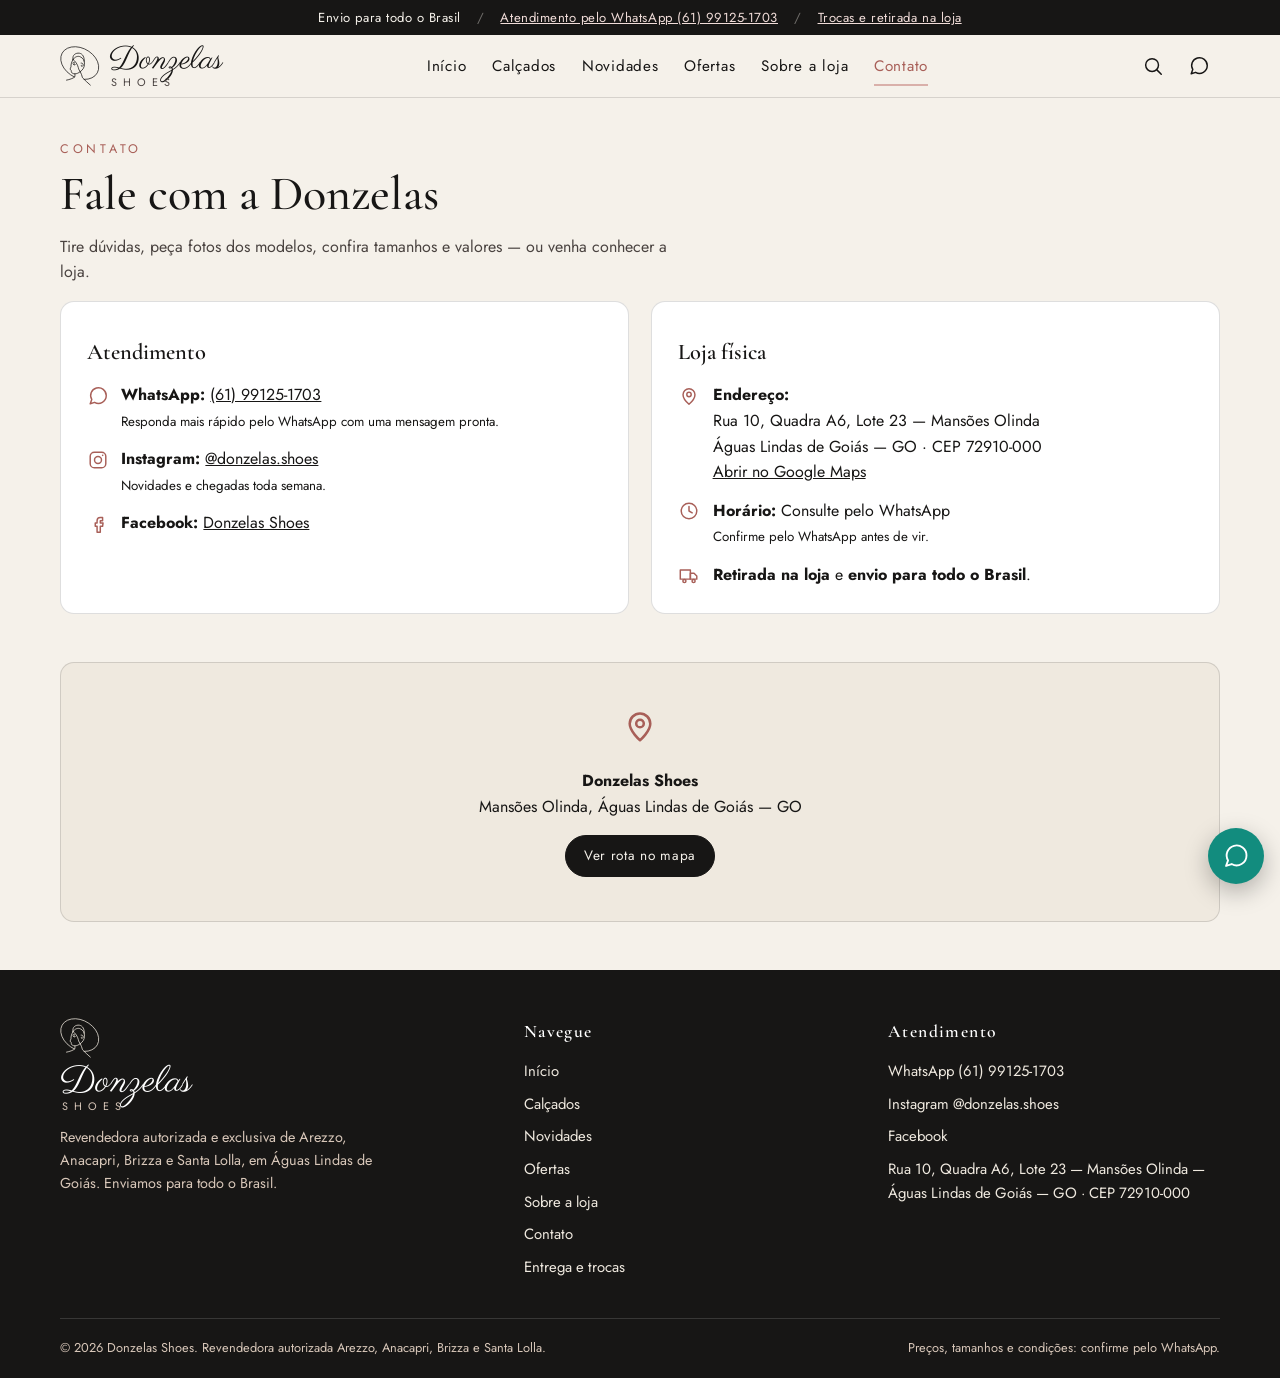
<file: contato.html>
<!DOCTYPE html>
<html lang="pt-BR">
<head>
<meta charset="utf-8">
<meta name="viewport" content="width=device-width,initial-scale=1">
<title>Contato — Donzelas Shoes</title>
<meta name="description" content="Fale com a Donzelas Shoes: WhatsApp (61) 99125-1703, Instagram @donzelas.shoes e loja física em Mansões Olinda, Águas Lindas de Goiás.">
<meta name="theme-color" content="#F5F1EA">
<link rel="preconnect" href="https://fonts.googleapis.com">
<link rel="preconnect" href="https://fonts.gstatic.com" crossorigin>
<link href="https://fonts.googleapis.com/css2?family=Cormorant+Garamond:ital,wght@0,400;0,500;0,600;1,400&family=Jost:wght@300;400;500&family=Parisienne&display=swap" rel="stylesheet">
<link rel="stylesheet" href="assets/css/style.css">
<link rel="icon" href="assets/img/marca/favicon.svg">
</head>
<body data-page="contato">
<a class="skip" href="#conteudo">Pular para o conteúdo</a>

<div id="topbar" class="topbar" role="region" aria-label="Avisos da loja"></div>
<header id="site-header" class="site-header"></header>
<div id="menu-mobile" class="mobile-menu" hidden></div>
<div id="busca-overlay" class="search-overlay" hidden></div>

<main id="conteudo">
  <div class="container">
    <div class="page-head">
      <p class="eyebrow">Contato</p>
      <h1>Fale com a Donzelas</h1>
      <p>Tire dúvidas, peça fotos dos modelos, confira tamanhos e valores — ou venha conhecer a loja.</p>
    </div>

    <div class="contato-grid">
      <div class="contato-card">
        <h2>Atendimento</h2>
        <ul>
          <li>
            <svg class="ic" viewBox="0 0 24 24" aria-hidden="true"><path d="M21 11.5a8.5 8.5 0 0 1-12.7 7.4L3.5 20.5l1.7-4.7A8.5 8.5 0 1 1 21 11.5z"/></svg>
            <span><strong>WhatsApp:</strong> <a id="c-wa" href="#" target="_blank" rel="noopener">(61) 99125-1703</a><br>
              <small>Responda mais rápido pelo WhatsApp com uma mensagem pronta.</small></span>
          </li>
          <li>
            <svg class="ic" viewBox="0 0 24 24" aria-hidden="true"><rect x="3.5" y="3.5" width="17" height="17" rx="4.5"/><circle cx="12" cy="12" r="3.8"/><circle cx="17.1" cy="6.9" r=".9" fill="currentColor" stroke="none"/></svg>
            <span><strong>Instagram:</strong> <a href="https://www.instagram.com/donzelas.shoes/" target="_blank" rel="noopener">@donzelas.shoes</a><br>
              <small>Novidades e chegadas toda semana.</small></span>
          </li>
          <li>
            <svg class="ic" viewBox="0 0 24 24" aria-hidden="true"><path d="M14.5 8.5H17V5h-2.5A3.5 3.5 0 0 0 11 8.5V11H9v3.5h2V21h3.5v-6.5H17L17.5 11H14.5V9a.5.5 0 0 1 .5-.5z"/></svg>
            <span><strong>Facebook:</strong> <a href="https://www.facebook.com/profile.php?id=100093458958698" target="_blank" rel="noopener">Donzelas Shoes</a></span>
          </li>
        </ul>
      </div>

      <div class="contato-card">
        <h2>Loja física</h2>
        <ul>
          <li>
            <svg class="ic" viewBox="0 0 24 24" aria-hidden="true"><path d="M12 21s6.5-5.6 6.5-10.4A6.5 6.5 0 0 0 5.5 10.6C5.5 15.4 12 21 12 21z"/><circle cx="12" cy="10.4" r="2.4"/></svg>
            <span><strong>Endereço:</strong><br>Rua 10, Quadra A6, Lote 23 — Mansões Olinda<br>
              Águas Lindas de Goiás — GO · CEP 72910-000<br>
              <a id="c-mapa" href="#" target="_blank" rel="noopener">Abrir no Google Maps</a></span>
          </li>
          <li>
            <svg class="ic" viewBox="0 0 24 24" aria-hidden="true"><circle cx="12" cy="12" r="8.5"/><polyline points="12 7 12 12 15.5 14"/></svg>
            <span><strong>Horário:</strong> <span id="c-horario"></span><br>
              <small>Confirme pelo WhatsApp antes de vir.</small></span>
          </li>
          <li>
            <svg class="ic" viewBox="0 0 24 24" aria-hidden="true"><path d="M2.5 6.5h11v10h-11z"/><path d="M13.5 10h4l3 3v3.5h-7z"/><circle cx="7" cy="18.6" r="1.7"/><circle cx="17" cy="18.6" r="1.7"/></svg>
            <span><strong>Retirada na loja</strong> e <strong>envio para todo o Brasil</strong>.</span>
          </li>
        </ul>
      </div>
    </div>

    <div class="mapa-box" style="margin-bottom:3rem">
      <div>
        <svg class="ic" viewBox="0 0 24 24" aria-hidden="true"><path d="M12 21s6.5-5.6 6.5-10.4A6.5 6.5 0 0 0 5.5 10.6C5.5 15.4 12 21 12 21z"/><circle cx="12" cy="10.4" r="2.4"/></svg>
        <p><strong>Donzelas Shoes</strong><br>Mansões Olinda, Águas Lindas de Goiás — GO</p>
        <a class="btn btn--sm" id="c-mapa2" href="#" target="_blank" rel="noopener">Ver rota no mapa</a>
      </div>
    </div>
  </div>
</main>

<footer id="site-footer" class="site-footer"></footer>
<a id="wa-float" class="wa-float" href="#" target="_blank" rel="noopener">
  <svg class="ic" viewBox="0 0 24 24" aria-hidden="true"><path d="M21 11.5a8.5 8.5 0 0 1-12.7 7.4L3.5 20.5l1.7-4.7A8.5 8.5 0 1 1 21 11.5z"/></svg>
</a>

<noscript><p class="container" style="padding:1rem 0">Fale conosco pelo WhatsApp (61) 99125-1703.</p></noscript>
<script src="assets/js/data.js"></script>
<script src="assets/js/app.js"></script>
<script>
  document.getElementById("c-wa").href =
    waLink("Olá! Vim pelo site da Donzelas Shoes 🙂 Podem me atender?");
  document.getElementById("c-mapa").href = LOJA.mapa;
  document.getElementById("c-mapa2").href = LOJA.mapa;
  document.getElementById("c-horario").textContent =
    LOJA.horario || "Consulte pelo WhatsApp";
</script>
</body>
</html>
</file>
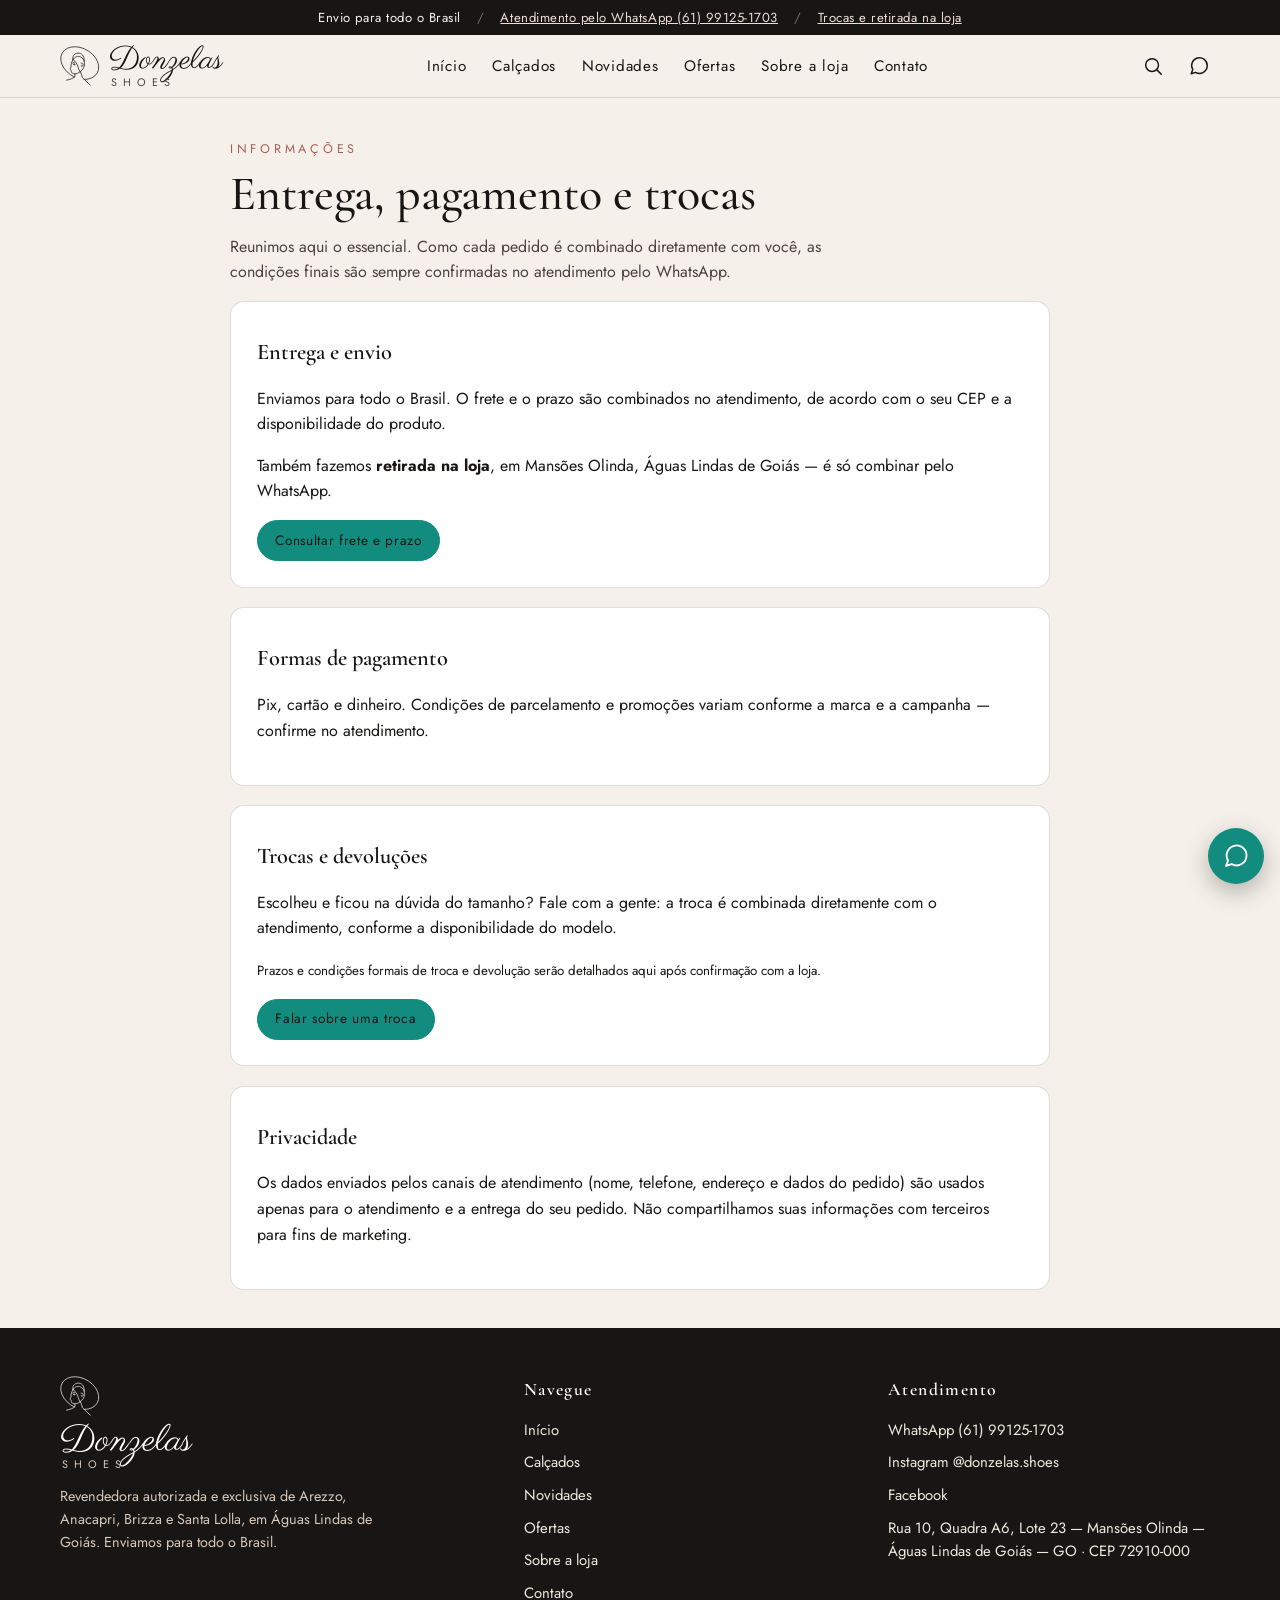
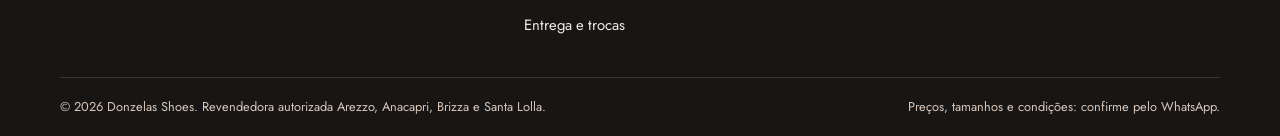
<file: politicas.html>
<!DOCTYPE html>
<html lang="pt-BR">
<head>
<meta charset="utf-8">
<meta name="viewport" content="width=device-width,initial-scale=1">
<title>Entrega, pagamento e trocas — Donzelas Shoes</title>
<meta name="description" content="Informações de entrega, retirada, formas de pagamento e trocas da Donzelas Shoes. Condições confirmadas pelo atendimento no WhatsApp.">
<meta name="theme-color" content="#F5F1EA">
<link rel="preconnect" href="https://fonts.googleapis.com">
<link rel="preconnect" href="https://fonts.gstatic.com" crossorigin>
<link href="https://fonts.googleapis.com/css2?family=Cormorant+Garamond:ital,wght@0,400;0,500;0,600;1,400&family=Jost:wght@300;400;500&family=Parisienne&display=swap" rel="stylesheet">
<link rel="stylesheet" href="assets/css/style.css">
<link rel="icon" href="assets/img/marca/favicon.svg">
</head>
<body data-page="politicas">
<a class="skip" href="#conteudo">Pular para o conteúdo</a>

<div id="topbar" class="topbar" role="region" aria-label="Avisos da loja"></div>
<header id="site-header" class="site-header"></header>
<div id="menu-mobile" class="mobile-menu" hidden></div>
<div id="busca-overlay" class="search-overlay" hidden></div>

<main id="conteudo">
  <div class="container" style="max-width:820px">
    <div class="page-head">
      <p class="eyebrow">Informações</p>
      <h1>Entrega, pagamento e trocas</h1>
      <p>Reunimos aqui o essencial. Como cada pedido é combinado diretamente com você,
         as condições finais são sempre confirmadas no atendimento pelo WhatsApp.</p>
    </div>

    <section class="contato-card" id="entrega" style="margin-bottom:1.2rem">
      <h2>Entrega e envio</h2>
      <p>Enviamos para todo o Brasil. O frete e o prazo são combinados no atendimento,
         de acordo com o seu CEP e a disponibilidade do produto.</p>
      <p>Também fazemos <strong>retirada na loja</strong>, em Mansões Olinda, Águas Lindas de Goiás —
         é só combinar pelo WhatsApp.</p>
      <a class="btn btn--sm btn--wa" id="p-wa-entrega" href="#" target="_blank" rel="noopener">Consultar frete e prazo</a>
    </section>

    <section class="contato-card" id="pagamento" style="margin-bottom:1.2rem">
      <h2>Formas de pagamento</h2>
      <p>Pix, cartão e dinheiro. Condições de parcelamento e promoções variam conforme a marca
         e a campanha — confirme no atendimento.</p>
    </section>

    <section class="contato-card" id="trocas" style="margin-bottom:1.2rem">
      <h2>Trocas e devoluções</h2>
      <p>Escolheu e ficou na dúvida do tamanho? Fale com a gente: a troca é combinada
         diretamente com o atendimento, conforme a disponibilidade do modelo.</p>
      <p><small>Prazos e condições formais de troca e devolução serão detalhados aqui
         após confirmação com a loja.</small></p>
      <a class="btn btn--sm btn--wa" id="p-wa-troca" href="#" target="_blank" rel="noopener">Falar sobre uma troca</a>
    </section>

    <section class="contato-card" id="privacidade" style="margin-bottom:2.4rem">
      <h2>Privacidade</h2>
      <p>Os dados enviados pelos canais de atendimento (nome, telefone, endereço e dados do pedido)
         são usados apenas para o atendimento e a entrega do seu pedido. Não compartilhamos
         suas informações com terceiros para fins de marketing.</p>
    </section>
  </div>
</main>

<footer id="site-footer" class="site-footer"></footer>
<a id="wa-float" class="wa-float" href="#" target="_blank" rel="noopener">
  <svg class="ic" viewBox="0 0 24 24" aria-hidden="true"><path d="M21 11.5a8.5 8.5 0 0 1-12.7 7.4L3.5 20.5l1.7-4.7A8.5 8.5 0 1 1 21 11.5z"/></svg>
</a>

<noscript><p class="container" style="padding:1rem 0">Fale conosco pelo WhatsApp (61) 99125-1703.</p></noscript>
<script src="assets/js/data.js"></script>
<script src="assets/js/app.js"></script>
<script>
  document.getElementById("p-wa-entrega").href =
    waLink("Olá! Queria consultar frete e prazo de envio para o meu CEP 🙂");
  document.getElementById("p-wa-troca").href =
    waLink("Olá! Preciso de ajuda com uma troca de produto 🙂");
</script>
</body>
</html>
</file>
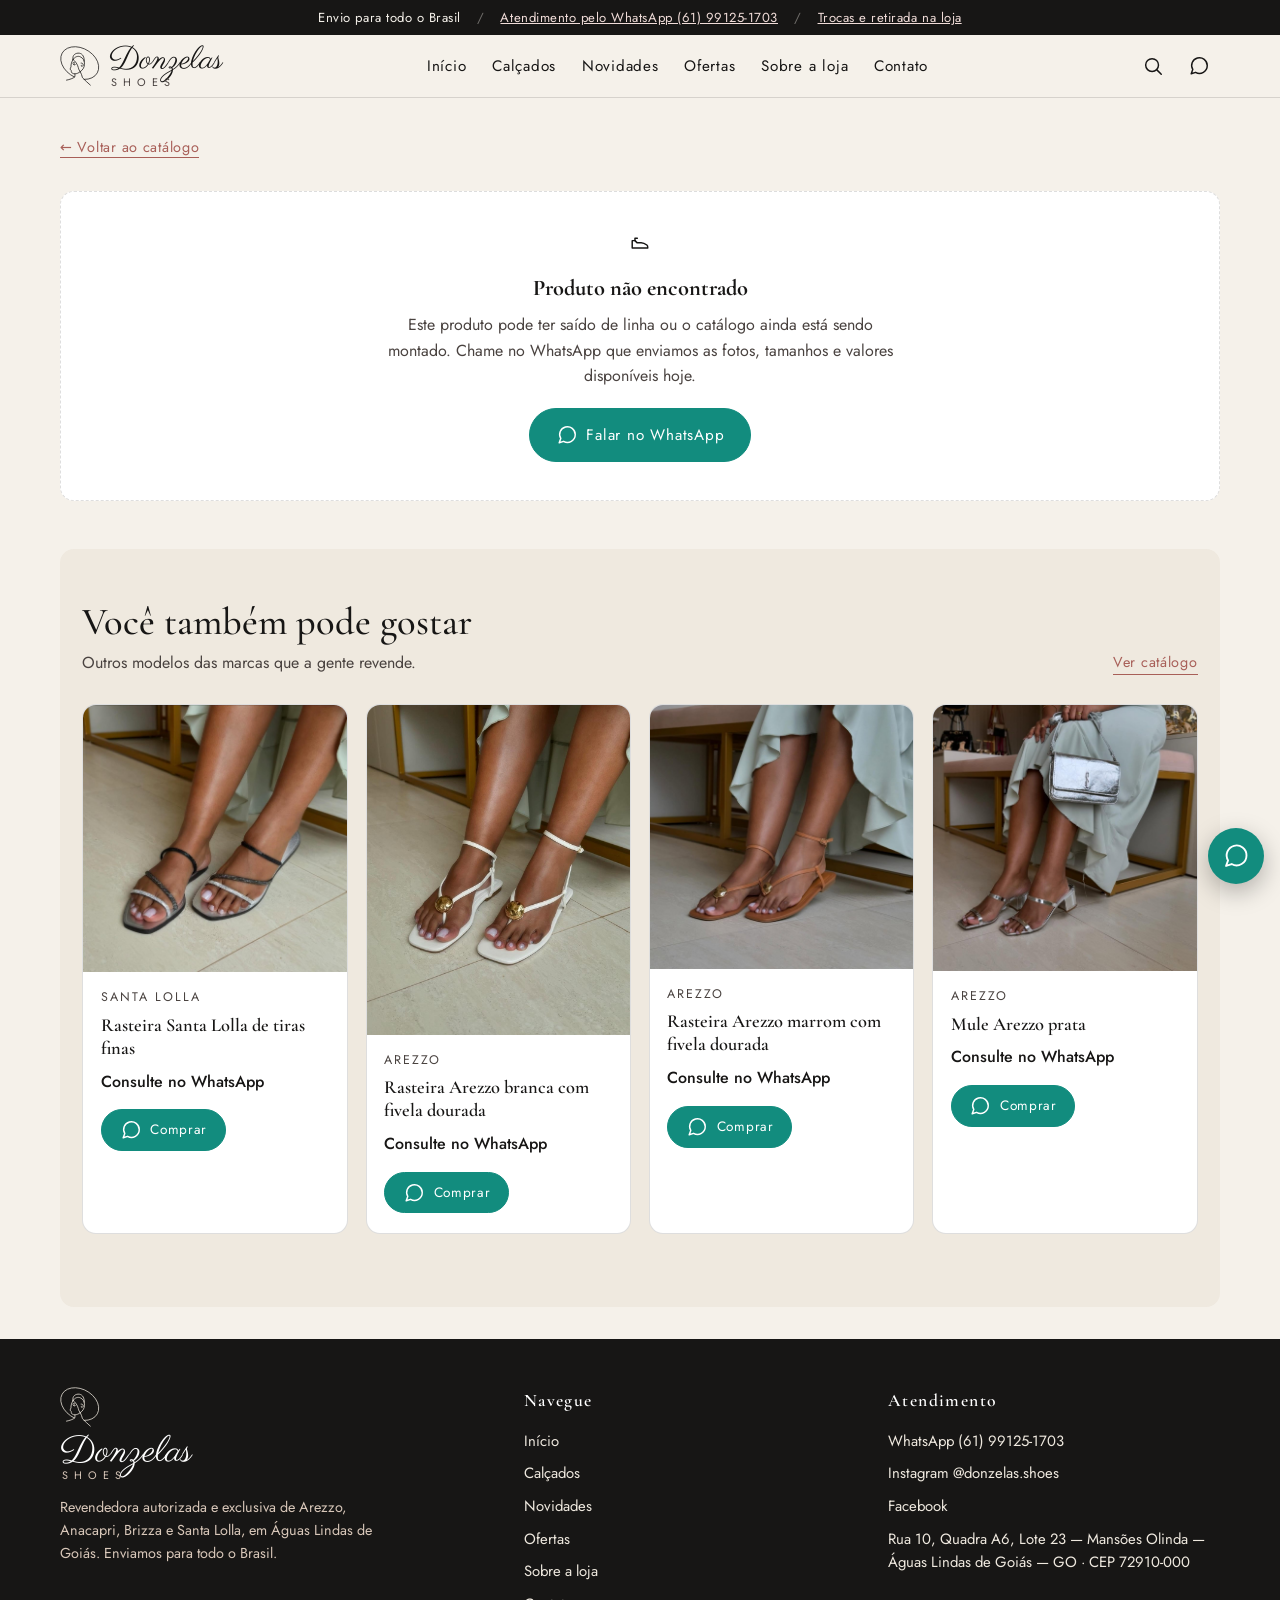
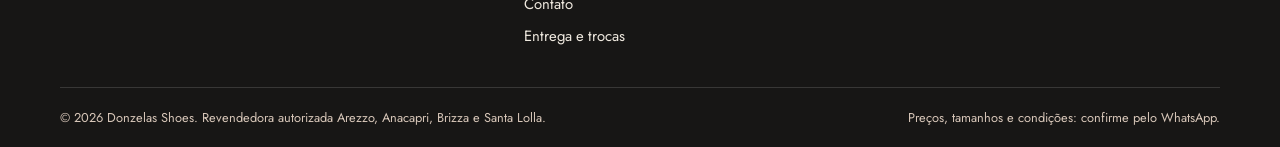
<file: produto.html>
<!DOCTYPE html>
<html lang="pt-BR">
<head>
<meta charset="utf-8">
<meta name="viewport" content="width=device-width,initial-scale=1">
<title>Produto — Donzelas Shoes</title>
<meta name="description" content="Detalhes do calçado: fotos, tamanhos, cores e como comprar pelo WhatsApp na Donzelas Shoes.">
<meta name="theme-color" content="#F5F1EA">
<link rel="preconnect" href="https://fonts.googleapis.com">
<link rel="preconnect" href="https://fonts.gstatic.com" crossorigin>
<link href="https://fonts.googleapis.com/css2?family=Cormorant+Garamond:ital,wght@0,400;0,500;0,600;1,400&family=Jost:wght@300;400;500&family=Parisienne&display=swap" rel="stylesheet">
<link rel="stylesheet" href="assets/css/style.css">
<link rel="icon" href="assets/img/marca/favicon.svg">
</head>
<body data-page="produto">
<a class="skip" href="#conteudo">Pular para o conteúdo</a>

<div id="topbar" class="topbar" role="region" aria-label="Avisos da loja"></div>
<header id="site-header" class="site-header"></header>
<div id="menu-mobile" class="mobile-menu" hidden></div>
<div id="busca-overlay" class="search-overlay" hidden></div>

<main id="conteudo">
  <div class="container">
    <p style="padding-top:1.2rem"><a class="section-link" href="calcados.html">← Voltar ao catálogo</a></p>
    <div class="produto-layout" id="produto"></div>

    <section class="section section--tint" aria-labelledby="t-relacionados" style="border-radius:var(--radius)">
      <div class="section-head" style="padding:0 1.4rem">
        <div>
          <h2 id="t-relacionados">Você também pode gostar</h2>
          <p>Outros modelos das marcas que a gente revende.</p>
        </div>
        <a class="section-link" href="calcados.html">Ver catálogo</a>
      </div>
      <div class="grid grid--4" id="relacionados" style="padding:0 1.4rem 1.4rem"></div>
    </section>
  </div>
</main>

<footer id="site-footer" class="site-footer"></footer>
<a id="wa-float" class="wa-float" href="#" target="_blank" rel="noopener">
  <svg class="ic" viewBox="0 0 24 24" aria-hidden="true"><path d="M21 11.5a8.5 8.5 0 0 1-12.7 7.4L3.5 20.5l1.7-4.7A8.5 8.5 0 1 1 21 11.5z"/></svg>
</a>

<noscript><p class="container" style="padding:1rem 0">Ative o JavaScript para ver o produto. Fale conosco pelo WhatsApp (61) 99125-1703.</p></noscript>
<script src="assets/js/data.js"></script>
<script src="assets/js/app.js"></script>
<script>
  (function () {
    var rel = document.getElementById("relacionados");
    if (!rel) return;
    var outros = PRODUTOS.filter(function (p) { return p.id !== new URLSearchParams(location.search).get("id"); }).slice(0, 4);
    rel.innerHTML = outros.length
      ? outros.map(cardProduto).join("")
      : '<p style="color:var(--ink-soft)">Os novos modelos chegam toda semana — acompanhe no Instagram @donzelas.shoes ou chame no WhatsApp.</p>';
  })();
</script>
</body>
</html>
</file>
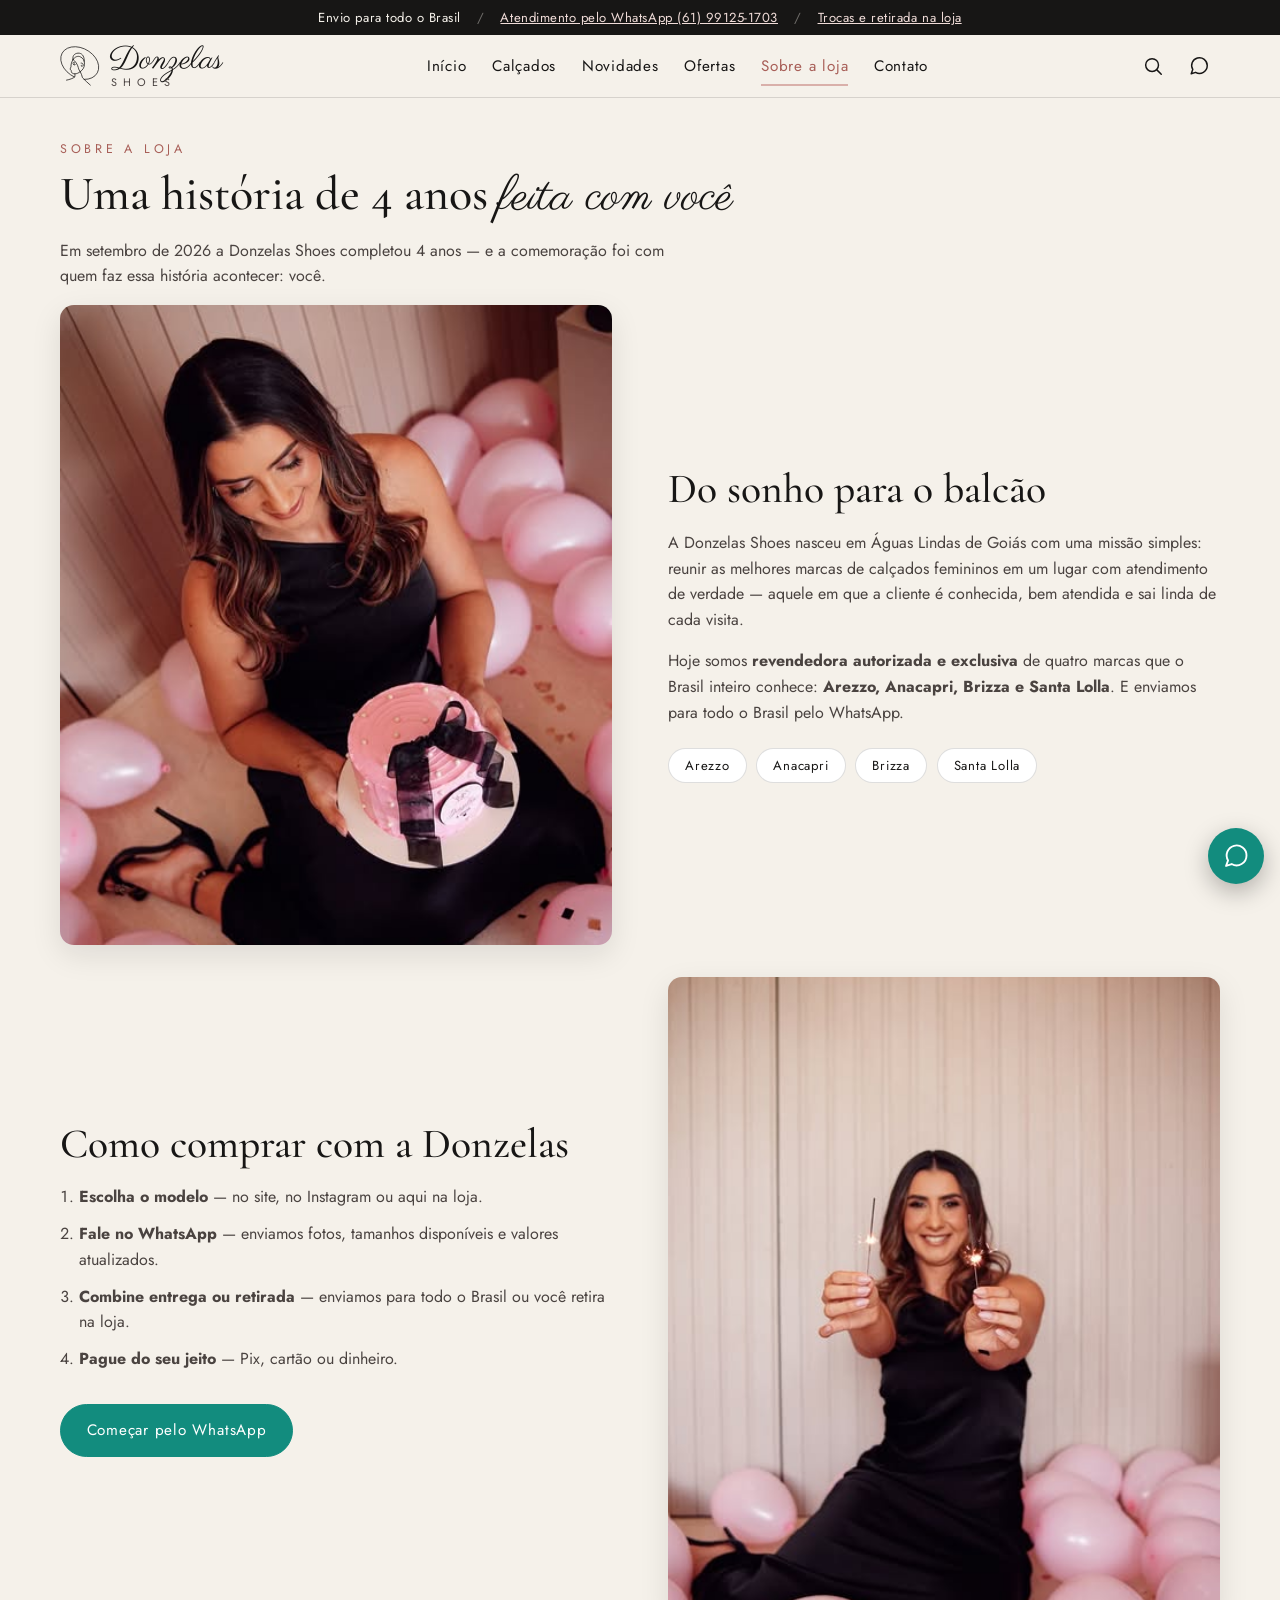
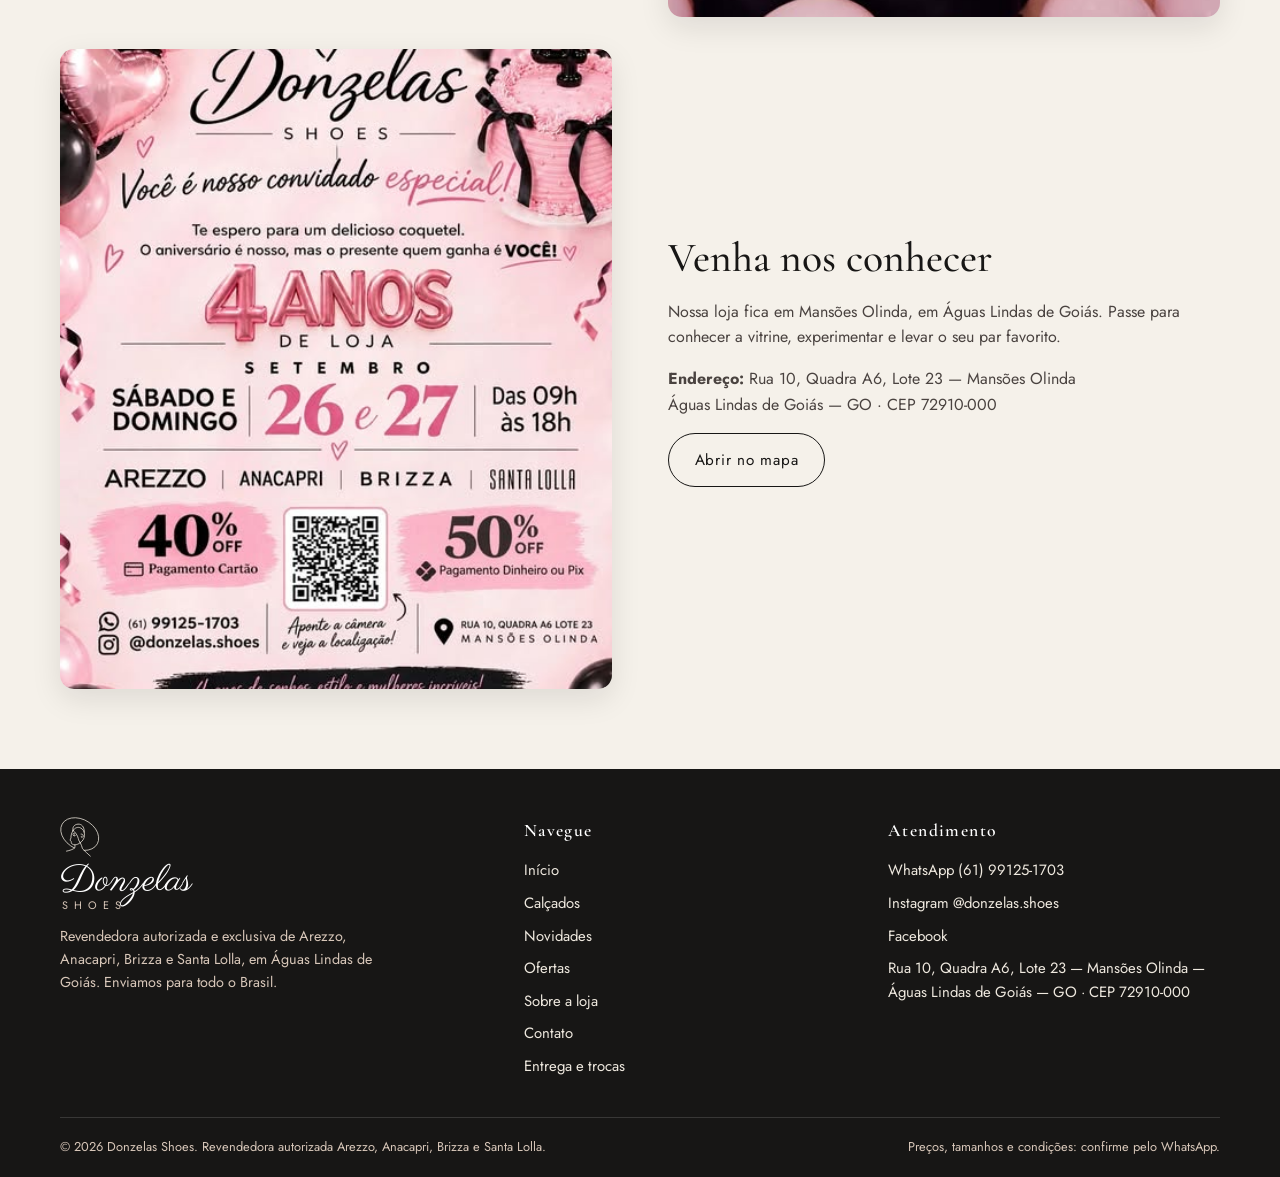
<file: sobre.html>
<!DOCTYPE html>
<html lang="pt-BR">
<head>
<meta charset="utf-8">
<meta name="viewport" content="width=device-width,initial-scale=1">
<title>Sobre a loja — Donzelas Shoes</title>
<meta name="description" content="A história da Donzelas Shoes: 4 anos de loja em Águas Lindas de Goiás, revendedora autorizada de Arezzo, Anacapri, Brizza e Santa Lolla.">
<meta name="theme-color" content="#F5F1EA">
<link rel="preconnect" href="https://fonts.googleapis.com">
<link rel="preconnect" href="https://fonts.gstatic.com" crossorigin>
<link href="https://fonts.googleapis.com/css2?family=Cormorant+Garamond:ital,wght@0,400;0,500;0,600;1,400&family=Jost:wght@300;400;500&family=Parisienne&display=swap" rel="stylesheet">
<link rel="stylesheet" href="assets/css/style.css">
<link rel="icon" href="assets/img/marca/favicon.svg">
</head>
<body data-page="sobre">
<a class="skip" href="#conteudo">Pular para o conteúdo</a>

<div id="topbar" class="topbar" role="region" aria-label="Avisos da loja"></div>
<header id="site-header" class="site-header"></header>
<div id="menu-mobile" class="mobile-menu" hidden></div>
<div id="busca-overlay" class="search-overlay" hidden></div>

<main id="conteudo">
  <div class="container">
    <div class="page-head">
      <p class="eyebrow">Sobre a loja</p>
      <h1>Uma história de 4 anos <em style="font-family:var(--font-script);font-style:normal">feita com você</em></h1>
      <p>Em setembro de 2026 a Donzelas Shoes completou 4 anos — e a comemoração foi com quem faz essa história acontecer: você.</p>
    </div>

    <div class="institucional" style="padding-bottom:2rem">
      <img src="assets/img/instagram/aniv4-post4.jpg" alt="Bolo rosa decorado com laço preto na comemoração de 4 anos da Donzelas Shoes" loading="lazy" width="640" height="640">
      <div>
        <h2 style="margin-top:0">Do sonho para o balcão</h2>
        <p>A Donzelas Shoes nasceu em Águas Lindas de Goiás com uma missão simples: reunir as melhores
           marcas de calçados femininos em um lugar com atendimento de verdade — aquele em que a cliente
           é conhecida, bem atendida e sai linda de cada visita.</p>
        <p>Hoje somos <strong>revendedora autorizada e exclusiva</strong> de quatro marcas que o Brasil inteiro conhece:
           <strong>Arezzo, Anacapri, Brizza e Santa Lolla</strong>. E enviamos para todo o Brasil pelo WhatsApp.</p>
        <div class="selo-row">
          <span class="selo">Arezzo</span><span class="selo">Anacapri</span>
          <span class="selo">Brizza</span><span class="selo">Santa Lolla</span>
        </div>
      </div>
    </div>

    <div class="institucional" style="padding-bottom:2rem">
      <div>
        <h2 style="margin-top:0">Como comprar com a Donzelas</h2>
        <ol style="color:var(--ink-soft);padding-left:1.2rem;display:flex;flex-direction:column;gap:.7rem">
          <li><strong>Escolha o modelo</strong> — no site, no Instagram ou aqui na loja.</li>
          <li><strong>Fale no WhatsApp</strong> — enviamos fotos, tamanhos disponíveis e valores atualizados.</li>
          <li><strong>Combine entrega ou retirada</strong> — enviamos para todo o Brasil ou você retira na loja.</li>
          <li><strong>Pague do seu jeito</strong> — Pix, cartão ou dinheiro.</li>
        </ol>
        <p class="mt-2"><a class="btn btn--wa" id="sobre-wa" href="#" target="_blank" rel="noopener">Começar pelo WhatsApp</a></p>
      </div>
      <img src="assets/img/instagram/aniv4-post1.jpg" alt="Convite oficial do 4º aniversário da Donzelas Shoes com as marcas Arezzo, Anacapri, Brizza e Santa Lolla" loading="lazy" width="640" height="640">
    </div>

    <div class="institucional" style="padding-bottom:3rem">
      <img src="assets/img/instagram/aniv-post1.jpg" alt="Logotipo da Donzelas Shoes na parede da loja, em uma comemoração com bolo e balões" loading="lazy" width="640" height="640">
      <div>
        <h2 style="margin-top:0">Venha nos conhecer</h2>
        <p>Nossa loja fica em Mansões Olinda, em Águas Lindas de Goiás.
           Passe para conhecer a vitrine, experimentar e levar o seu par favorito.</p>
        <p><strong>Endereço:</strong> Rua 10, Quadra A6, Lote 23 — Mansões Olinda<br>
           Águas Lindas de Goiás — GO · CEP 72910-000</p>
        <p><a class="btn btn--ghost" id="sobre-mapa" href="#" target="_blank" rel="noopener">Abrir no mapa</a></p>
      </div>
    </div>
  </div>
</main>

<footer id="site-footer" class="site-footer"></footer>
<a id="wa-float" class="wa-float" href="#" target="_blank" rel="noopener">
  <svg class="ic" viewBox="0 0 24 24" aria-hidden="true"><path d="M21 11.5a8.5 8.5 0 0 1-12.7 7.4L3.5 20.5l1.7-4.7A8.5 8.5 0 1 1 21 11.5z"/></svg>
</a>

<noscript><p class="container" style="padding:1rem 0">Fale conosco pelo WhatsApp (61) 99125-1703.</p></noscript>
<script src="assets/js/data.js"></script>
<script src="assets/js/app.js"></script>
<script>
  document.getElementById("sobre-wa").href =
    waLink("Olá! Vim pelo site da Donzelas Shoes 🙂 Queria conhecer os modelos disponíveis.");
  document.getElementById("sobre-mapa").href = LOJA.mapa;
</script>
</body>
</html>
</file>
<file: assets/css/style.css>
/* ============================================================
   Donzelas Shoes — estilos
   Paleta: grafite, creme, bege e rosa blush (PRD)
   ============================================================ */

/* O atributo hidden precisa vencer displays definidos em classe
   ou inline (ex.: o selo de busca em calcados.html). */
[hidden]{display:none !important}

:root{
  --ink:#171615;
  --ink-soft:#4a4340;
  --cream:#F5F1EA;
  --cream-2:#EFE9DF;
  --bege:#D8C7B9;
  --blush:#D9B0AA;
  --blush-soft:#F0DCD8;
  --rose:#A85F58;
  --line:rgba(23,22,21,.14);
  --shadow:0 10px 30px rgba(23,22,21,.10);
  --radius:14px;
  --font-body:"Jost",system-ui,-apple-system,"Segoe UI",sans-serif;
  --font-title:"Cormorant Garamond",Georgia,serif;
  --font-script:"Parisienne",cursive;
}

*{box-sizing:border-box}
html{scroll-behavior:smooth}
body{
  margin:0;
  font-family:var(--font-body);
  font-size:16px;
  line-height:1.6;
  color:var(--ink);
  background:var(--cream);
  -webkit-font-smoothing:antialiased;
}
img{max-width:100%;display:block}
a{color:inherit}
button{font:inherit;cursor:pointer}

:focus-visible{outline:3px solid var(--rose);outline-offset:2px;border-radius:4px}

.skip{
  position:absolute;left:-9999px;top:0;z-index:200;
  background:var(--ink);color:var(--cream);padding:.7rem 1.2rem;border-radius:0 0 10px 0;
}
.skip:focus{left:0}

.container{width:min(1160px,92%);margin-inline:auto}

/* ---------- ícones ---------- */
.ic{width:22px;height:22px;fill:none;stroke:currentColor;stroke-width:1.6;stroke-linecap:round;stroke-linejoin:round}

/* ---------- faixa de aviso ---------- */
.topbar{background:var(--ink);color:var(--cream);font-size:.82rem;letter-spacing:.04em}
.topbar .container{display:flex;flex-wrap:wrap;gap:.4rem 1rem;justify-content:center;padding:.45rem 0}
.topbar a{color:var(--blush-soft)}
.topbar .sep{opacity:.4}

/* ---------- cabeçalho ---------- */
.site-header{
  position:sticky;top:0;z-index:100;
  background:rgba(245,241,234,.94);backdrop-filter:blur(10px);
  border-bottom:1px solid var(--line);
}
.header-inner{display:flex;align-items:center;gap:1rem;padding:.6rem 0}
.logo{display:flex;align-items:center;gap:.6rem;text-decoration:none;margin-inline:auto}
.logo svg{height:40px;width:auto;flex:none}
.logo-text{display:flex;flex-direction:column;line-height:1}
.logo-script{font-family:var(--font-script);font-size:2rem;color:var(--ink)}
.logo-sub{font-size:.68rem;letter-spacing:.55em;text-transform:uppercase;color:var(--ink-soft);padding-left:.2em}
.nav{display:none}
.header-actions{display:flex;align-items:center;gap:.25rem}
.icon-btn{
  position:relative;display:inline-flex;align-items:center;justify-content:center;
  width:42px;height:42px;border:0;background:none;color:var(--ink);border-radius:50%;
}
.icon-btn:hover{background:var(--blush-soft)}
.icon-btn .count{
  position:absolute;top:2px;right:2px;min-width:17px;height:17px;padding:0 4px;
  background:var(--rose);color:#fff;font-size:.66rem;border-radius:9px;
  display:flex;align-items:center;justify-content:center;
}
.count[hidden]{display:none}
.menu-toggle{display:inline-flex}

@media (min-width:900px){
  .menu-toggle{display:none}
  .logo{margin-inline:0}
  .nav{display:block;margin-inline:auto}
  .nav ul{display:flex;gap:1.6rem;list-style:none;margin:0;padding:0}
  .nav a{
    text-decoration:none;font-size:.95rem;letter-spacing:.05em;
    padding:.4rem 0;border-bottom:2px solid transparent;
  }
  .nav a:hover,.nav a[aria-current="page"]{border-color:var(--blush);color:var(--rose)}
}

/* ---------- menu mobile ---------- */
.mobile-menu{
  position:fixed;inset:0;z-index:150;background:var(--cream);
  padding:1rem 6% 2rem;overflow:auto;
}
.mobile-menu[hidden]{display:none}
.mm-top{display:flex;align-items:center;justify-content:space-between;margin-bottom:1.4rem}
.mm-list{list-style:none;margin:0;padding:0}
.mm-list a{
  display:block;padding:.9rem 0;font-family:var(--font-title);font-size:1.5rem;
  text-decoration:none;border-bottom:1px solid var(--line);
}
.mm-extra{display:flex;flex-direction:column;gap:.9rem;margin-top:1.6rem;font-size:.95rem}
.mm-extra a{text-decoration:none;color:var(--rose)}

/* ---------- botões ---------- */
.btn{
  display:inline-flex;align-items:center;justify-content:center;gap:.55rem;
  padding:.85rem 1.6rem;border-radius:999px;border:1.5px solid var(--ink);
  background:var(--ink);color:var(--cream);text-decoration:none;
  font-size:.95rem;letter-spacing:.05em;transition:.2s;
}
.btn:hover{background:var(--rose);border-color:var(--rose)}
.btn--ghost{background:transparent;color:var(--ink)}
.btn--ghost:hover{background:var(--ink);color:var(--cream);border-color:var(--ink)}
.btn--wa{background:#128C7E;border-color:#128C7E;color:#fff}
.btn--wa:hover{background:#0d6f63;border-color:#0d6f63}
.btn--sm{padding:.55rem 1.1rem;font-size:.85rem}

/* ---------- hero ---------- */
.hero{position:relative;overflow:hidden;background:var(--cream-2)}
.hero-inner{display:grid;gap:2rem;padding:3rem 0 3.5rem;align-items:center}
.hero-copy .eyebrow{
  font-size:.78rem;letter-spacing:.3em;text-transform:uppercase;color:var(--rose);margin:0 0 .8rem;
}
.hero-copy h1{
  font-family:var(--font-title);font-weight:500;font-size:clamp(2.2rem,6vw,3.6rem);
  line-height:1.08;margin:0 0 1rem;
}
.hero-copy h1 em{font-family:var(--font-script);font-style:normal;font-size:1.15em;color:var(--rose)}
.hero-copy p{max-width:46ch;color:var(--ink-soft);margin:0 0 1.6rem}
.hero-cta{display:flex;flex-wrap:wrap;gap:.8rem}
.hero-media{position:relative}
.hero-media img{
  width:100%;aspect-ratio:4/5;object-fit:cover;border-radius:var(--radius);box-shadow:var(--shadow);
}
.hero-badge{
  position:absolute;left:-8px;bottom:18px;background:var(--cream);
  border:1px solid var(--line);border-radius:12px;padding:.7rem 1rem;box-shadow:var(--shadow);
  font-size:.85rem;line-height:1.35;max-width:230px;
}
.hero-badge strong{font-family:var(--font-title);font-size:1.05rem}
@media (min-width:900px){
  .hero-inner{grid-template-columns:1.05fr .95fr;gap:3.5rem;padding:4.5rem 0 5rem}
}

/* ---------- seções ---------- */
.section{padding:3.2rem 0}
.section--tint{background:var(--cream-2)}
.section-head{display:flex;flex-wrap:wrap;align-items:end;justify-content:space-between;gap:1rem;margin-bottom:1.8rem}
.section-head h2{
  font-family:var(--font-title);font-weight:500;font-size:clamp(1.7rem,4vw,2.4rem);margin:0;line-height:1.15;
}
.section-head p{margin:.35rem 0 0;color:var(--ink-soft);max-width:56ch}
.section-link{font-size:.9rem;letter-spacing:.05em;color:var(--rose);text-decoration:none;border-bottom:1px solid currentColor}

/* ---------- marcas ---------- */
.marcas{display:grid;grid-template-columns:repeat(2,1fr);gap:.8rem}
@media (min-width:760px){.marcas{grid-template-columns:repeat(4,1fr)}}
.marca-card{
  display:flex;align-items:center;justify-content:center;text-align:center;
  background:#fff;border:1px solid var(--line);border-radius:var(--radius);
  padding:1.6rem 1rem;text-decoration:none;transition:.2s;
}
.marca-card:hover{border-color:var(--blush);box-shadow:var(--shadow);transform:translateY(-2px)}
.marca-card span{font-family:var(--font-title);font-size:1.35rem;letter-spacing:.12em;text-transform:uppercase}

/* ---------- grade de tipos / produtos ---------- */
.grid{display:grid;gap:1.1rem;grid-template-columns:repeat(2,1fr)}
@media (min-width:760px){.grid--3{grid-template-columns:repeat(3,1fr)}.grid--4{grid-template-columns:repeat(4,1fr)}}

.card{
  background:#fff;border:1px solid var(--line);border-radius:var(--radius);
  overflow:hidden;display:flex;flex-direction:column;transition:.2s;
}
.card:hover{box-shadow:var(--shadow)}
.card-media{position:relative;aspect-ratio:1/1;background:
  radial-gradient(circle at 30% 25%, var(--blush-soft), var(--cream-2));display:flex;align-items:center;justify-content:center}
.card-media img{width:100%;height:100%;object-fit:cover}
.card-media .ph{width:56px;height:56px;opacity:.5}
.card-media .ph .ic{width:100%;height:100%}
.card-tag{
  position:absolute;top:10px;left:10px;background:var(--ink);color:var(--cream);
  font-size:.7rem;letter-spacing:.12em;text-transform:uppercase;padding:.25rem .6rem;border-radius:999px;
}
.card-tag--oferta{background:var(--rose)}
.card-body{padding:1rem 1.1rem 1.2rem;display:flex;flex-direction:column;gap:.35rem;flex:1}
.card-body h3{font-family:var(--font-title);font-weight:600;font-size:1.15rem;margin:0;line-height:1.25}
.card-body .marca{font-size:.78rem;letter-spacing:.16em;text-transform:uppercase;color:var(--ink-soft)}
.card-body .preco{font-weight:500;margin:.2rem 0 0}
.card-body .preco .de{display:block;font-size:.8rem;color:var(--ink-soft);text-decoration:line-through;font-weight:400}
.card-body .tamanhos{font-size:.8rem;color:var(--ink-soft)}
.card-body .btn{margin-top:auto}
.card-foot{margin-top:.6rem}

/* ---------- filtros ---------- */
.filtros{display:flex;flex-wrap:wrap;gap:.5rem;margin-bottom:1.6rem}
.chip{
  border:1.5px solid var(--line);background:#fff;border-radius:999px;
  padding:.45rem 1.05rem;font-size:.88rem;letter-spacing:.03em;transition:.15s;
}
.chip:hover{border-color:var(--blush)}
.chip[aria-pressed="true"]{background:var(--ink);color:var(--cream);border-color:var(--ink)}
.filtros select{
  border:1.5px solid var(--line);background:#fff;border-radius:999px;
  padding:.45rem 1rem;font:inherit;font-size:.88rem;color:var(--ink);
}
.resultado-bar{display:flex;flex-wrap:wrap;justify-content:space-between;gap:.6rem;color:var(--ink-soft);font-size:.9rem;margin-bottom:1rem}
.vazio{
  border:1px dashed var(--line);border-radius:var(--radius);background:#fff;
  padding:2.4rem 1.4rem;text-align:center;
}
.vazio h3{font-family:var(--font-title);font-size:1.4rem;margin:.6rem 0 .4rem}
.vazio p{color:var(--ink-soft);max-width:52ch;margin:0 auto 1.2rem}

/* ---------- institucional ---------- */
.institucional{display:grid;gap:2.2rem;align-items:center}
@media (min-width:900px){.institucional{grid-template-columns:1fr 1fr;gap:3.5rem}}
.institucional img{border-radius:var(--radius);box-shadow:var(--shadow);aspect-ratio:4/5;object-fit:cover;width:100%}
.institucional h2{font-family:var(--font-title);font-weight:500;font-size:clamp(1.8rem,4vw,2.6rem);margin:.2rem 0 1rem;line-height:1.15}
.institucional .eyebrow{font-size:.78rem;letter-spacing:.3em;text-transform:uppercase;color:var(--rose)}
.institucional p{color:var(--ink-soft)}
.selo-row{display:flex;flex-wrap:wrap;gap:.6rem;margin-top:1.4rem}
.selo{
  border:1px solid var(--line);border-radius:999px;padding:.4rem 1rem;
  font-size:.82rem;letter-spacing:.06em;background:#fff;
}

/* ---------- instagram ---------- */
.ig-grid{display:grid;grid-template-columns:repeat(2,1fr);gap:.7rem}
@media (min-width:760px){.ig-grid{grid-template-columns:repeat(3,1fr)}}
@media (min-width:1100px){.ig-grid{grid-template-columns:repeat(6,1fr)}}
.ig-grid a{position:relative;border-radius:10px;overflow:hidden;aspect-ratio:1/1;display:block}
.ig-grid img{width:100%;height:100%;object-fit:cover;transition:.3s}
.ig-grid a:hover img{transform:scale(1.05)}

/* ---------- confiança ---------- */
.confianza{display:grid;gap:1rem;grid-template-columns:1fr}
@media (min-width:700px){.confianza{grid-template-columns:repeat(3,1fr)}}
.confianza-item{
  background:#fff;border:1px solid var(--line);border-radius:var(--radius);
  padding:1.4rem;display:flex;gap:1rem;align-items:flex-start;
}
.confianza-item .ic{width:30px;height:30px;flex:none;color:var(--rose)}
.confianza-item h3{font-family:var(--font-title);font-size:1.15rem;margin:0 0 .2rem}
.confianza-item p{margin:0;font-size:.92rem;color:var(--ink-soft)}

/* ---------- página interna ---------- */
.page-head{padding:2.6rem 0 1rem}
.page-head .eyebrow{font-size:.78rem;letter-spacing:.3em;text-transform:uppercase;color:var(--rose);margin:0 0 .5rem}
.page-head h1{font-family:var(--font-title);font-weight:500;font-size:clamp(2rem,5vw,3rem);margin:0;line-height:1.1}
.page-head p{color:var(--ink-soft);max-width:62ch;margin:.8rem 0 0}

.produto-layout{display:grid;gap:2rem;padding:1rem 0 3rem}
@media (min-width:900px){.produto-layout{grid-template-columns:1fr 1fr;gap:3rem}}
.produto-media{border-radius:var(--radius);overflow:hidden;background:#fff;border:1px solid var(--line)}
.produto-media .sem-foto{aspect-ratio:1/1;display:flex;flex-direction:column;gap:.8rem;align-items:center;justify-content:center;background:radial-gradient(circle at 30% 25%, var(--blush-soft), var(--cream-2));color:var(--ink-soft);text-align:center;padding:1.5rem}
.produto-media .sem-foto .ic{width:54px;height:54px;opacity:.45}
.produto-thumbs{display:flex;gap:.6rem;margin-top:.6rem;flex-wrap:wrap}
.produto-thumbs img{width:74px;height:74px;object-fit:cover;border-radius:8px;border:1px solid var(--line)}
.produto-info h1{font-family:var(--font-title);font-weight:500;font-size:clamp(1.8rem,4vw,2.5rem);margin:.2rem 0 .6rem;line-height:1.15}
.produto-info .marca{font-size:.8rem;letter-spacing:.2em;text-transform:uppercase;color:var(--ink-soft)}
.produto-info .preco-block{margin:1rem 0;border-top:1px solid var(--line);border-bottom:1px solid var(--line);padding:1rem 0}
.produto-info .preco{font-family:var(--font-title);font-size:1.9rem}
.variacao{margin:1.1rem 0}
.variacao legend,.variacao .lbl{font-size:.85rem;letter-spacing:.1em;text-transform:uppercase;color:var(--ink-soft);margin-bottom:.5rem;display:block}
.opcoes{display:flex;flex-wrap:wrap;gap:.5rem;border:0;padding:0;margin:0}
.opcao{
  border:1.5px solid var(--line);background:#fff;border-radius:999px;
  padding:.45rem 1rem;font-size:.9rem;min-width:44px;text-align:center;transition:.15s;
}
.opcao:hover{border-color:var(--blush)}
.opcao[aria-pressed="true"]{background:var(--ink);color:var(--cream);border-color:var(--ink)}
.nota{background:var(--blush-soft);border-radius:10px;padding:.8rem 1rem;font-size:.9rem;color:var(--ink);margin:1rem 0}
.produto-cta{display:flex;flex-direction:column;gap:.7rem;margin-top:1.2rem}
@media (min-width:600px){.produto-cta{flex-direction:row}.produto-cta .btn{flex:1}}

/* ---------- contato ---------- */
.contato-grid{display:grid;gap:1.4rem;padding-bottom:3rem}
@media (min-width:900px){.contato-grid{grid-template-columns:1fr 1fr}}
.contato-card{background:#fff;border:1px solid var(--line);border-radius:var(--radius);padding:1.6rem}
.contato-card h2{font-family:var(--font-title);font-weight:600;font-size:1.4rem;margin:.4rem 0 .8rem}
.contato-card ul{list-style:none;margin:0;padding:0;display:flex;flex-direction:column;gap:.8rem}
.contato-card li{display:flex;gap:.8rem;align-items:flex-start}
.contato-card .ic{flex:none;color:var(--rose);margin-top:.15rem}
.contato-card a{color:var(--ink)}
.mapa-box{border-radius:var(--radius);overflow:hidden;border:1px solid var(--line);min-height:260px;position:relative;background:var(--cream-2);display:flex;align-items:center;justify-content:center;text-align:center;padding:2rem}
.mapa-box .ic{width:38px;height:38px;color:var(--rose);margin-inline:auto}

/* ---------- rodapé ---------- */
.site-footer{background:var(--ink);color:var(--cream-2);margin-top:2rem}
.site-footer .container{padding:3rem 0 1.2rem}
.footer-grid{display:grid;gap:2rem;grid-template-columns:1fr}
@media (min-width:760px){.footer-grid{grid-template-columns:1.3fr 1fr 1fr}}
.site-footer h3{font-family:var(--font-title);font-weight:600;font-size:1.1rem;letter-spacing:.08em;margin:0 0 .9rem;color:#fff}
.site-footer ul{list-style:none;margin:0;padding:0;display:flex;flex-direction:column;gap:.55rem;font-size:.93rem}
.site-footer a{color:var(--cream-2);text-decoration:none}
.site-footer a:hover{color:var(--blush)}
.footer-brand .logo-script{color:#fff;font-size:2.3rem}
.footer-brand .logo-sub{color:var(--bege)}
.footer-brand p{font-size:.9rem;color:var(--bege);max-width:38ch}
.footer-bottom{border-top:1px solid rgba(255,255,255,.14);margin-top:2.4rem;padding-top:1.2rem;font-size:.8rem;color:var(--bege);display:flex;flex-wrap:wrap;gap:.5rem 1.4rem;justify-content:space-between}

/* ---------- busca ---------- */
.search-overlay{position:fixed;inset:0;z-index:160;background:rgba(23,22,21,.55);display:flex;justify-content:center;padding:12vh 5% 0}
.search-overlay[hidden]{display:none}
.search-box{background:var(--cream);border-radius:14px;width:min(560px,100%);padding:1.2rem;box-shadow:var(--shadow);height:fit-content}
.search-box input{
  width:100%;border:1.5px solid var(--line);border-radius:999px;padding:.8rem 1.2rem;font:inherit;font-size:1rem;background:#fff;
}
.search-sug{display:flex;flex-wrap:wrap;gap:.5rem;margin-top:1rem}
.search-sug button{border:1.5px solid var(--line);background:#fff;border-radius:999px;padding:.35rem .9rem;font-size:.85rem}

/* ---------- whatsapp flutuante ---------- */
.wa-float{
  position:fixed;right:16px;bottom:16px;z-index:120;
  width:56px;height:56px;border-radius:50%;background:#128C7E;color:#fff;
  display:flex;align-items:center;justify-content:center;box-shadow:0 8px 24px rgba(0,0,0,.28);
  text-decoration:none;transition:.2s;
}
.wa-float:hover{transform:scale(1.07)}
.wa-float .ic{width:28px;height:28px}

/* ---------- utilitários ---------- */
.text-center{text-align:center}
.mt-2{margin-top:2rem}
.sr-only{position:absolute;width:1px;height:1px;padding:0;margin:-1px;overflow:hidden;clip:rect(0 0 0 0);white-space:nowrap;border:0}
@media (prefers-reduced-motion:reduce){*{transition:none!important;animation:none!important}}
</file>
